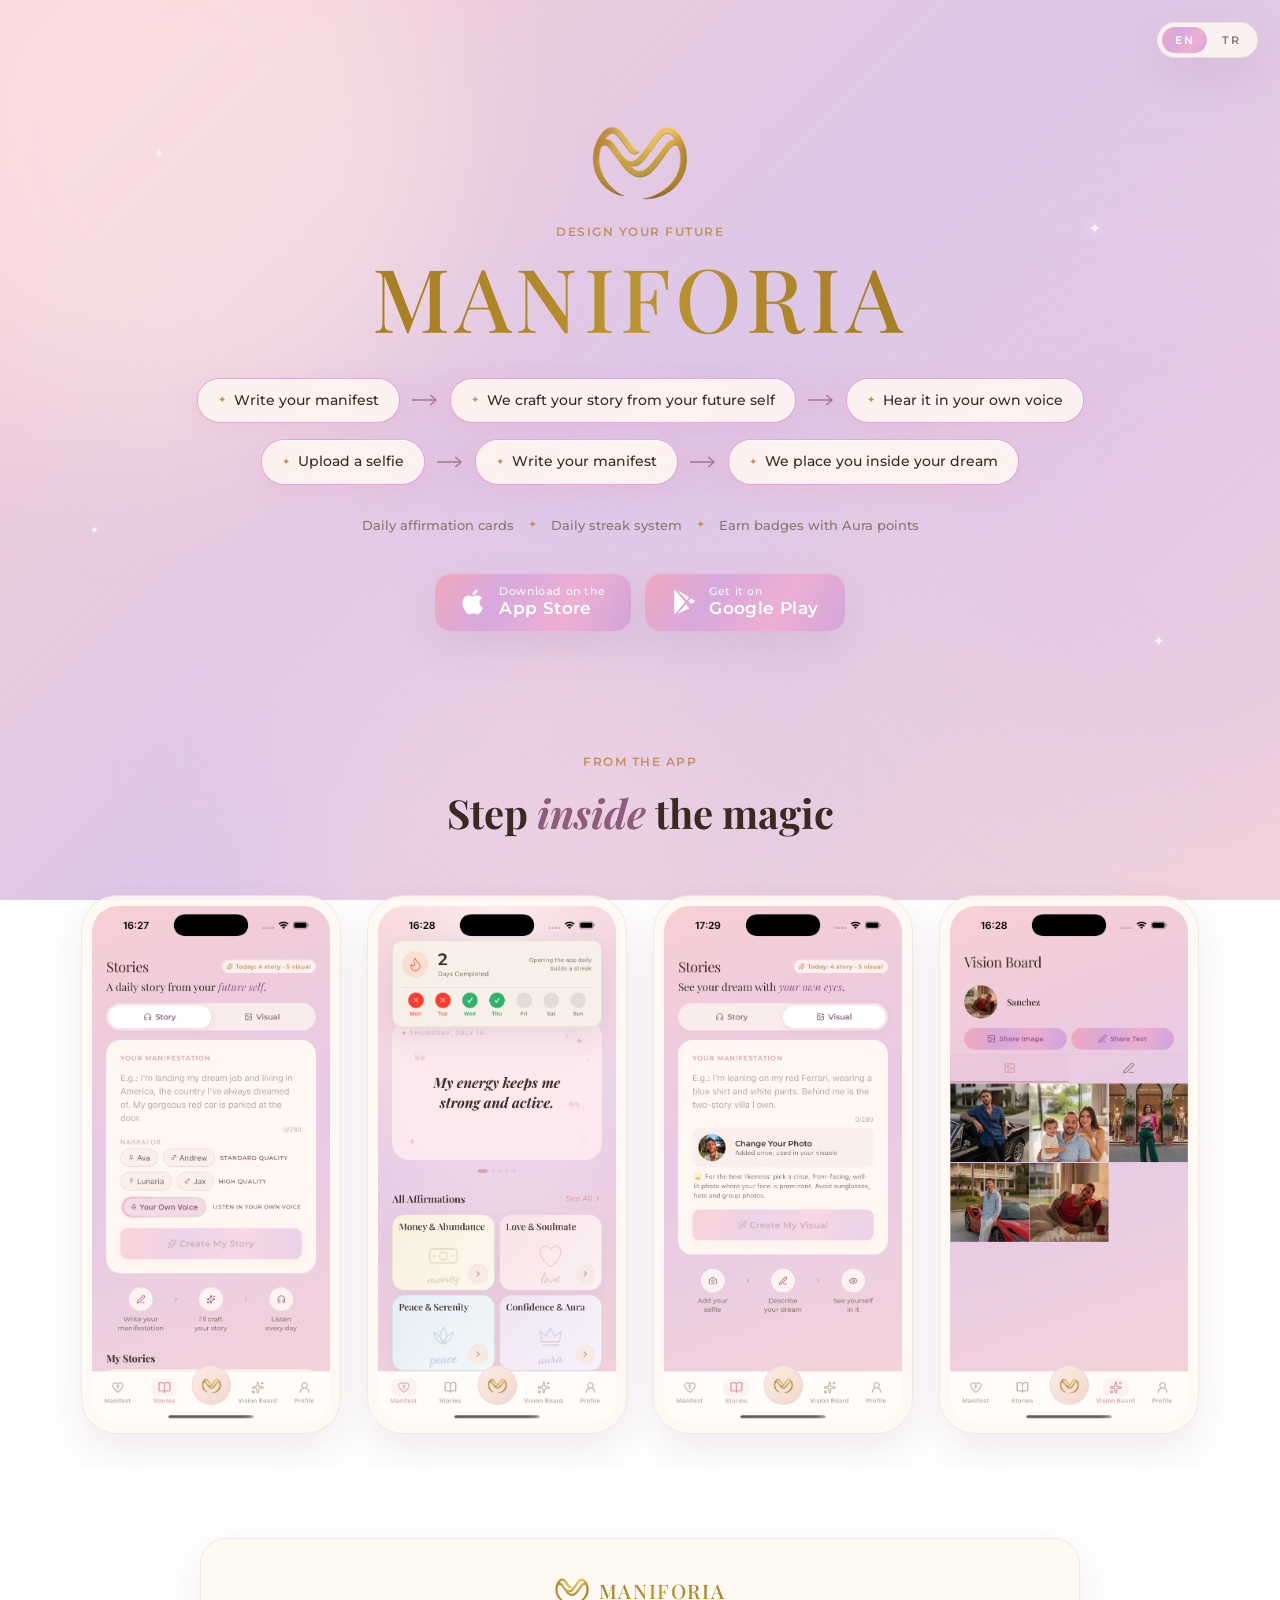
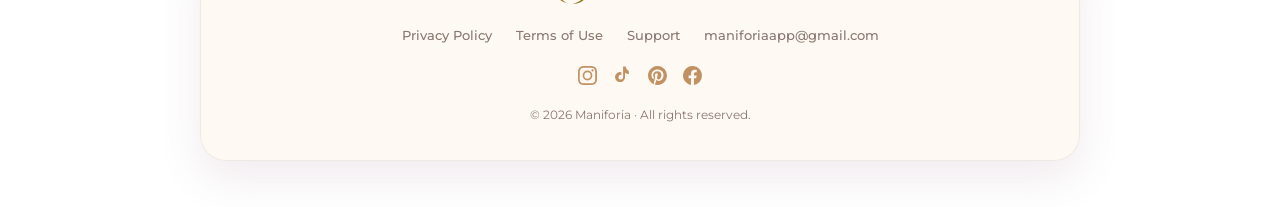
<file: index.html>
<!DOCTYPE html>
<html lang="tr">
<head>
  <meta charset="UTF-8">
  <meta name="viewport" content="width=device-width, initial-scale=1">

  <!-- SEO — i18n.js dil değişince title/description/og etiketlerini günceller -->
  <title>Maniforia — Manifestini yaz, hikayeni kendi sesinle dinle</title>
  <meta name="description" content="Maniforia: manifest ve olumlama uygulaması. Manifestini yaz, gelecekteki senden hikayeni oluşturalım, kendi sesinle dinle. Her gün olumlama kartları, seri sistemi ve Aura rozetleri.">
  <meta property="og:type" content="website">
  <meta property="og:site_name" content="Maniforia">
  <meta property="og:title" content="Maniforia — Manifestini yaz, hikayeni kendi sesinle dinle">
  <meta property="og:description" content="Manifest ve olumlama uygulaması. Manifestini yaz, gelecekteki senden hikayeni oluşturalım, kendi sesinle dinle.">
  <meta property="og:url" content="https://maniforia.com/">
  <!-- BURAYA: og:image görseli (1200×630 önerilir) -->
  <!-- <meta property="og:image" content="https://maniforia.com/og-image.png"> -->

  <link rel="preconnect" href="https://fonts.googleapis.com">
  <link rel="preconnect" href="https://fonts.gstatic.com" crossorigin>
  <link href="https://fonts.googleapis.com/css2?family=Playfair+Display:ital,wght@0,500;0,700;1,700&family=Montserrat:wght@400;500;600&display=swap" rel="stylesheet">

  <link rel="stylesheet" href="styles.css">
  <link rel="icon" href="favicon.png" type="image/png">
  <link rel="apple-touch-icon" href="apple-touch-icon.png">
</head>
<body data-page="index">

  <!-- Sabit zemin + büyülü ışık lekeleri -->
  <div class="backdrop" aria-hidden="true">
    <span class="glow glow-1"></span>
    <span class="glow glow-2"></span>
    <span class="glow glow-3"></span>
    <span class="spark spark-1">✦</span>
    <span class="spark spark-2">✦</span>
    <span class="spark spark-3">✦</span>
    <span class="spark spark-4">✦</span>
  </div>

  <!-- Dil anahtarı -->
  <div class="lang-switch" role="group" aria-label="Language">
    <button type="button" class="lang-btn" data-lang="en">EN</button>
    <button type="button" class="lang-btn" data-lang="tr">TR</button>
  </div>

  <main>
    <!-- ============================== HERO ============================== -->
    <section class="hero">
      <!-- Logo: logo.png (şeffaf) -->
      <img src="logo.png" alt="" class="hero-logo reveal" width="84" height="65">

      <p class="eyebrow reveal" data-i18n="hero.eyebrow">Manifest • Olumlama • Vizyon</p>

      <h1 class="wordmark reveal">MANIFORIA</h1>

      <div class="flows reveal">
        <!-- Akış 1 -->
        <div class="flow" role="list">
          <span class="chip" role="listitem" data-i18n="flow1.s1">Manifestini yaz</span>
          <svg class="flow-arrow" viewBox="0 0 28 12" aria-hidden="true"><path d="M0 6h25M20 1l6 5-6 5" fill="none" stroke="currentColor" stroke-width="1.4" stroke-linecap="round" stroke-linejoin="round"/></svg>
          <span class="chip" role="listitem" data-i18n="flow1.s2">Gelecekteki senden hikayeni oluşturalım</span>
          <svg class="flow-arrow" viewBox="0 0 28 12" aria-hidden="true"><path d="M0 6h25M20 1l6 5-6 5" fill="none" stroke="currentColor" stroke-width="1.4" stroke-linecap="round" stroke-linejoin="round"/></svg>
          <span class="chip" role="listitem" data-i18n="flow1.s3">Hikayeni kendi sesinle dinle</span>
        </div>
        <!-- Akış 2 -->
        <div class="flow" role="list">
          <span class="chip" role="listitem" data-i18n="flow2.s1">Selfie yükle</span>
          <svg class="flow-arrow" viewBox="0 0 28 12" aria-hidden="true"><path d="M0 6h25M20 1l6 5-6 5" fill="none" stroke="currentColor" stroke-width="1.4" stroke-linecap="round" stroke-linejoin="round"/></svg>
          <span class="chip" role="listitem" data-i18n="flow2.s2">Manifestini yaz</span>
          <svg class="flow-arrow" viewBox="0 0 28 12" aria-hidden="true"><path d="M0 6h25M20 1l6 5-6 5" fill="none" stroke="currentColor" stroke-width="1.4" stroke-linecap="round" stroke-linejoin="round"/></svg>
          <span class="chip" role="listitem" data-i18n="flow2.s3">Seni hayalinin içine koyalım</span>
        </div>
      </div>

      <p class="feature-strip reveal">
        <span data-i18n="features.f1">Her gün olumlama kartları</span>
        <span class="sep" aria-hidden="true">✦</span>
        <span data-i18n="features.f2">Günlük Seri Sistemi</span>
        <span class="sep" aria-hidden="true">✦</span>
        <span data-i18n="features.f3">Aura puanlarıyla rozetler kazan</span>
      </p>

      <!-- Mağaza rozetleri: şimdilik tıklanamaz (span) — linkler hazır olunca <a href="..."> yapılabilir -->
      <div class="store-buttons reveal">
        <span class="appstore" role="img" aria-label="App Store">
          <span class="appstore-placeholder">
            <svg viewBox="0 0 24 24" aria-hidden="true" class="apple-mark"><path fill="currentColor" d="M17.05 12.54c-.03-2.9 2.37-4.29 2.48-4.36-1.35-1.98-3.46-2.25-4.21-2.28-1.79-.18-3.5 1.05-4.4 1.05-.9 0-2.31-1.02-3.8-1-1.95.03-3.75 1.14-4.75 2.88-2.03 3.52-.52 8.73 1.46 11.59.97 1.4 2.12 2.97 3.63 2.91 1.46-.06 2.01-.94 3.77-.94 1.76 0 2.26.94 3.8.91 1.57-.03 2.57-1.42 3.53-2.83 1.11-1.62 1.57-3.19 1.6-3.27-.04-.02-3.07-1.18-3.11-4.66zM14.14 4.01c.8-.97 1.34-2.32 1.19-3.66-1.15.05-2.55.77-3.38 1.74-.74.86-1.39 2.23-1.22 3.55 1.29.1 2.6-.65 3.41-1.63z"/></svg>
            <span class="appstore-text">
              <small data-i18n="appstore.small">App Store'dan</small>
              <strong data-i18n="appstore.big">İndir</strong>
            </span>
          </span>
        </span>
        <span class="appstore" role="img" aria-label="Google Play">
          <span class="appstore-placeholder">
            <svg viewBox="0 0 24 24" aria-hidden="true" class="apple-mark"><path fill="currentColor" d="M3.6.8 13.1 12 3.6 23.2c-.4-.3-.6-.8-.6-1.4V2.2c0-.6.2-1.1.6-1.4zm11 9.6L5.9 1.2l10.9 6.3-2.2 2.9zm3.9-1.9 2.7 1.6c1.1.6 1.1 1.6 0 2.2l-2.7 1.6-2.5-3 2.5-2.4zm-3.9 6.6 2.2 2.9L5.9 22.8l8.7-9.2 0 1.5z"/></svg>
            <span class="appstore-text">
              <small data-i18n="googleplay.small">Google Play'den</small>
              <strong data-i18n="googleplay.big">İndir</strong>
            </span>
          </span>
        </span>
      </div>
    </section>

    <!-- ============================ GALERİ ============================ -->
    <section class="gallery-section">
      <p class="eyebrow reveal" data-i18n="gallery.eyebrow">Uygulamadan</p>
      <h2 class="gallery-title reveal" data-i18n-html="gallery.title">Büyünün <em>içine</em> bak</h2>

      <!--
        BURAYA: ekran görüntüleri (1206×2622 px, tam çözünürlük PNG).
        Kalite kuralları:
        · src ve srcset AYNI orijinal dosyayı gösterir; "1206w" tanımı sayesinde
          tarayıcı 2x/3x ekranlara orijinali verir — asla upscale edilmez.
        · CSS yalnızca küçültür (max-width + height:auto), kırpma yok.
        · Dosya adlarını kendi dosyalarınızla değiştirin (screenshot-1.png ... screenshot-5.png).
        · 3 görsel yeterliyse fazladan .phone-card bloklarını silin.
      -->
      <div class="gallery reveal" role="list">
        <figure class="phone-card" role="listitem">
          <img src="screenshot-1.png" srcset="screenshot-1.png 1206w"
               sizes="(max-width: 640px) 68vw, 260px"
               width="1206" height="2622" loading="lazy" alt="Maniforia ekran görüntüsü 1">
        </figure>
        <figure class="phone-card" role="listitem">
          <img src="screenshot-2.png" srcset="screenshot-2.png 1206w"
               sizes="(max-width: 640px) 68vw, 260px"
               width="1206" height="2622" loading="lazy" alt="Maniforia ekran görüntüsü 2">
        </figure>
        <figure class="phone-card" role="listitem">
          <img src="screenshot-3.png" srcset="screenshot-3.png 1206w"
               sizes="(max-width: 640px) 68vw, 260px"
               width="1206" height="2622" loading="lazy" alt="Maniforia ekran görüntüsü 3">
        </figure>
        <figure class="phone-card" role="listitem">
          <img src="screenshot-4.png" srcset="screenshot-4.png 1206w"
               sizes="(max-width: 640px) 68vw, 260px"
               width="1206" height="2622" loading="lazy" alt="Maniforia ekran görüntüsü 4">
        </figure>
      </div>
    </section>
  </main>

  <!-- ============================ FOOTER ============================ -->
  <footer class="site-footer">
    <div class="footer-card">
      <div class="footer-brand">
        <!-- Logo (footer) -->
        <img src="logo.png" alt="" class="footer-logo" width="34" height="26">
        <span class="footer-wordmark">MANIFORIA</span>
      </div>

      <nav class="footer-links" aria-label="Footer">
        <a href="privacy.html" data-i18n="footer.privacy">Gizlilik Politikası</a>
        <a href="terms.html" data-i18n="footer.terms">Kullanım Koşulları</a>
        <a href="support.html" data-i18n="footer.support">Destek</a>
        <a href="mailto:maniforiaapp@gmail.com">maniforiaapp@gmail.com</a>
      </nav>

      <div class="socials">
        <a href="https://instagram.com/maniforiaapp" aria-label="Instagram" target="_blank" rel="noopener">
          <svg viewBox="0 0 24 24" aria-hidden="true"><path fill="currentColor" d="M12 2.2c3.2 0 3.6 0 4.8.07 1.17.05 1.8.25 2.23.41.56.22.96.48 1.38.9.42.42.68.82.9 1.38.16.42.36 1.06.41 2.23.06 1.27.07 1.65.07 4.85s-.01 3.58-.07 4.85c-.05 1.17-.25 1.8-.41 2.23-.22.56-.48.96-.9 1.38-.42.42-.82.68-1.38.9-.42.16-1.06.36-2.23.41-1.27.06-1.65.07-4.85.07s-3.58-.01-4.85-.07c-1.17-.05-1.8-.25-2.23-.41a3.7 3.7 0 0 1-1.38-.9 3.7 3.7 0 0 1-.9-1.38c-.16-.42-.36-1.06-.41-2.23C2.2 15.62 2.2 15.24 2.2 12s.01-3.58.07-4.85c.05-1.17.25-1.8.41-2.23.22-.56.48-.96.9-1.38.42-.42.82-.68 1.38-.9.42-.16 1.06-.36 2.23-.41C8.42 2.2 8.8 2.2 12 2.2m0-2.2C8.74 0 8.33.01 7.05.07 5.78.13 4.9.33 4.14.63c-.79.3-1.46.72-2.13 1.38A5.9 5.9 0 0 0 .63 4.14C.33 4.9.13 5.78.07 7.05.01 8.33 0 8.74 0 12s.01 3.67.07 4.95c.06 1.27.26 2.15.56 2.91.3.79.72 1.46 1.38 2.13a5.9 5.9 0 0 0 2.13 1.38c.76.3 1.64.5 2.91.56C8.33 23.99 8.74 24 12 24s3.67-.01 4.95-.07c1.27-.06 2.15-.26 2.91-.56a5.9 5.9 0 0 0 2.13-1.38 5.9 5.9 0 0 0 1.38-2.13c.3-.76.5-1.64.56-2.91.06-1.28.07-1.69.07-4.95s-.01-3.67-.07-4.95c-.06-1.27-.26-2.15-.56-2.91a5.9 5.9 0 0 0-1.38-2.13A5.9 5.9 0 0 0 19.86.63c-.76-.3-1.64-.5-2.91-.56C15.67.01 15.26 0 12 0zm0 5.84A6.16 6.16 0 1 0 18.16 12 6.16 6.16 0 0 0 12 5.84zm0 10.15A4 4 0 1 1 16 12a4 4 0 0 1-4 3.99zm7.85-10.4a1.44 1.44 0 1 1-1.44-1.44 1.44 1.44 0 0 1 1.44 1.44z"/></svg>
        </a>
        <a href="https://tiktok.com/@maniforiaapp" aria-label="TikTok" target="_blank" rel="noopener">
          <svg viewBox="0 0 24 24" aria-hidden="true"><path fill="currentColor" d="M19.32 5.56a5.1 5.1 0 0 1-3.09-3.9A5.4 5.4 0 0 1 16.14.5h-3.4v13.67a2.89 2.89 0 1 1-2.06-2.77V7.93a6.34 6.34 0 1 0 4.52 6.24V8.6a8.4 8.4 0 0 0 4.9 1.57V6.75a5 5 0 0 1-.78-.19z"/></svg>
        </a>
        <a href="https://pinterest.com/maniforiaapp" aria-label="Pinterest" target="_blank" rel="noopener">
          <svg viewBox="0 0 24 24" aria-hidden="true"><path fill="currentColor" d="M12 0a12 12 0 0 0-4.37 23.17c-.1-.94-.2-2.4.04-3.44.22-.93 1.4-5.94 1.4-5.94a4.3 4.3 0 0 1-.36-1.77c0-1.66.96-2.9 2.16-2.9 1.02 0 1.51.76 1.51 1.68 0 1.02-.65 2.55-.99 3.97-.28 1.19.6 2.16 1.77 2.16 2.12 0 3.75-2.24 3.75-5.47 0-2.86-2.06-4.86-5-4.86a5.17 5.17 0 0 0-5.39 5.18c0 1.03.4 2.13.89 2.73a.36.36 0 0 1 .08.34l-.33 1.36c-.05.22-.18.27-.4.16-1.5-.7-2.43-2.88-2.43-4.64 0-3.77 2.74-7.24 7.9-7.24 4.15 0 7.38 2.96 7.38 6.91 0 4.13-2.6 7.45-6.21 7.45-1.21 0-2.36-.63-2.75-1.37l-.75 2.85c-.27 1.04-1 2.35-1.49 3.15A12 12 0 1 0 12 0z"/></svg>
        </a>
        <a href="https://facebook.com/maniforiaapp" aria-label="Facebook" target="_blank" rel="noopener">
          <svg viewBox="0 0 24 24" aria-hidden="true"><path fill="currentColor" d="M24 12a12 12 0 1 0-13.88 11.85v-8.38H7.08V12h3.04V9.36c0-3 1.79-4.67 4.53-4.67 1.31 0 2.68.24 2.68.24v2.95h-1.51c-1.49 0-1.95.92-1.95 1.87V12h3.32l-.53 3.47h-2.79v8.38A12 12 0 0 0 24 12z"/></svg>
        </a>
      </div>

      <p class="copyright">© <span id="year"></span> Maniforia · <span data-i18n="footer.rights">Tüm hakları saklıdır.</span></p>
    </div>
  </footer>

  <script src="i18n.js"></script>
</body>
</html>
</file>
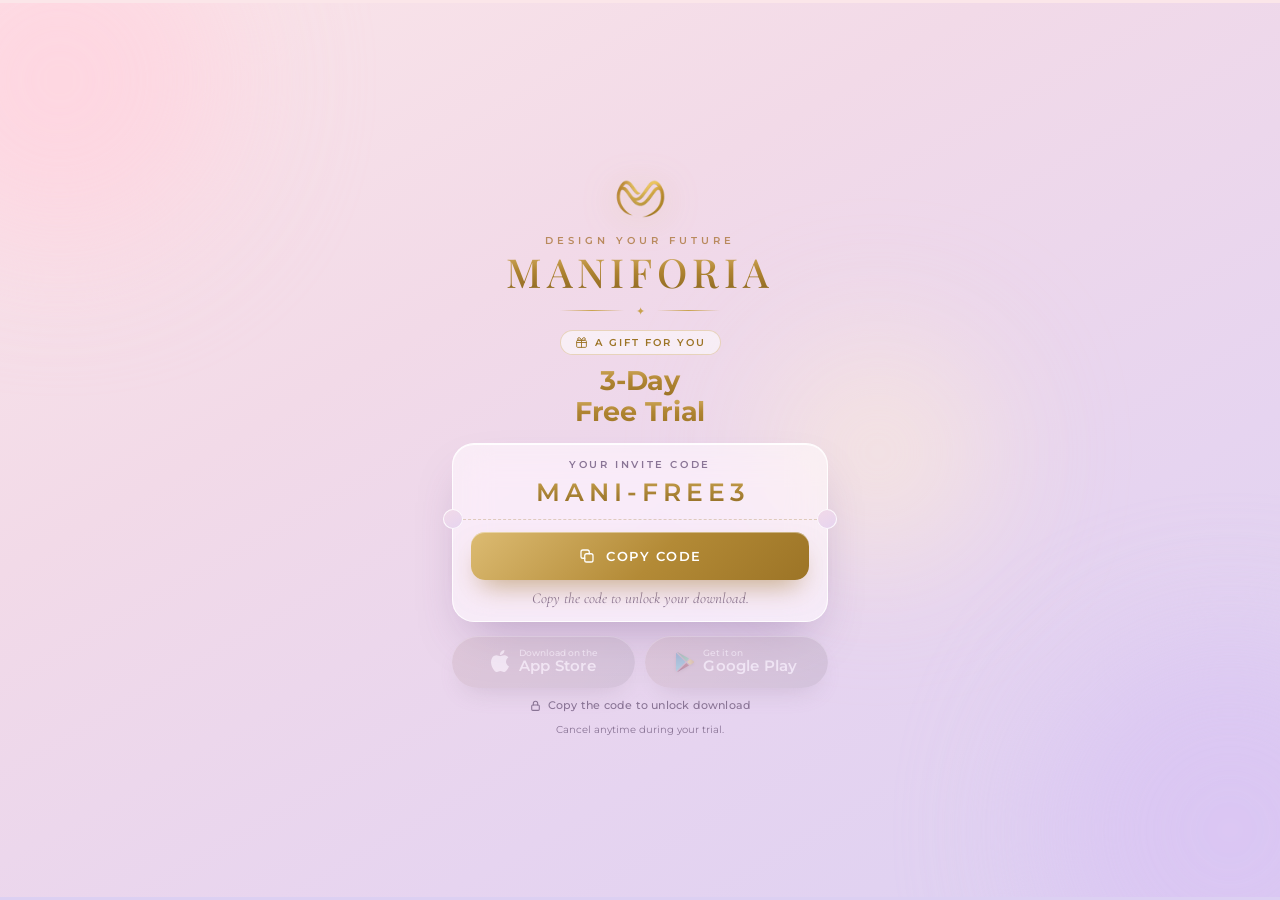
<file: get/index.html>
<!doctype html>
<html lang="tr">
<head>
<meta charset="utf-8">
<meta name="viewport" content="width=device-width, initial-scale=1, viewport-fit=cover">
<title>Maniforia — 3-Day Free Trial</title>
<meta name="description" content="Maniforia — Design your future. 3-day free trial on App Store and Google Play.">
<meta name="theme-color" content="#fbe6e9">
<meta name="color-scheme" content="light">
<link rel="preconnect" href="https://fonts.googleapis.com">
<link rel="preconnect" href="https://fonts.gstatic.com" crossorigin>
<link href="https://fonts.googleapis.com/css2?family=Playfair+Display:ital,wght@0,400;0,500;0,600;1,400;1,500&family=Montserrat:wght@400;500;600;700&family=Cormorant+Garamond:ital,wght@0,400;0,500;1,400;1,500&display=swap" rel="stylesheet">
<style>
  :root{
    --bg-1:#fbe6e9;
    --bg-2:#f2dae8;
    --bg-3:#e6d4f0;
    --bg-4:#dcd0f2;
    --plum:#3d2550;
    --plum-2:#5b3875;
    --ink:#4a3358;
    --muted:#8a7596;
    --gold-1:#9c7426;
    --gold-2:#c9a24e;
    --gold-3:#e8cf8e;
    --copper:#b98a5e;
    --pill-1:#eba9c8;
    --pill-2:#c9a6dc;
    --glass:rgba(255,255,255,0.52);
    --glass-line:rgba(255,255,255,0.85);
    --mint:#3f9a72;
  }
  *{box-sizing:border-box;margin:0;padding:0;-webkit-tap-highlight-color:transparent;}
  html{background:#fbe6e9;min-height:100%;}
  body{min-height:100%;}
  .edge{position:fixed;left:0;right:0;height:3px;z-index:9;pointer-events:none;}
  .edge.top{top:0;background:#fbe6e9;}
  .edge.bot{bottom:0;background:#dcd0f2;}
  body{
    font-family:'Montserrat',sans-serif;
    color:var(--ink);
    background:linear-gradient(150deg,var(--bg-1) 0%,var(--bg-2) 35%,var(--bg-3) 70%,var(--bg-4) 100%);
    background-attachment:fixed;
    min-height:100vh;
    min-height:100svh;
    overflow-x:hidden;
    position:relative;
  }
  /* soft light orbs */
  .orb{position:fixed;border-radius:50%;filter:blur(70px);pointer-events:none;z-index:0;}
  .orb.a{width:340px;height:340px;background:#ffd3df;top:-90px;left:-110px;opacity:.8;}
  .orb.b{width:380px;height:380px;background:#d9c3f3;bottom:-120px;right:-140px;opacity:.75;}
  .orb.c{width:220px;height:220px;background:#fff1d6;top:38%;left:60%;opacity:.55;}
  .sparkles{position:fixed;inset:0;pointer-events:none;z-index:0;}
  .sparkles span{position:absolute;color:var(--gold-2);opacity:0;animation:twinkle 5s ease-in-out infinite;font-size:10px;}
  @keyframes twinkle{0%,100%{opacity:0;transform:scale(.6);}50%{opacity:.75;transform:scale(1);}}

  main{
    position:relative;z-index:1;
    max-width:420px;margin:0 auto;
    min-height:100vh;min-height:100svh;
    padding:calc(18px + env(safe-area-inset-top)) 22px calc(14px + env(safe-area-inset-bottom));
    display:flex;flex-direction:column;align-items:center;justify-content:center;
  }

  /* brand block */
  .logo{width:60px;height:60px;object-fit:contain;filter:drop-shadow(0 6px 18px rgba(201,162,78,.35));animation:float 6s ease-in-out infinite;}
  @keyframes float{0%,100%{transform:translateY(0);}50%{transform:translateY(-5px);}}
  .tagline{margin-top:8px;font-size:9.5px;font-weight:600;letter-spacing:4px;color:var(--copper);}
  .wordmark{
    margin-top:6px;
    font-family:'Playfair Display',serif;font-weight:500;
    font-size:40px;letter-spacing:5px;line-height:1;
    background:linear-gradient(180deg,#d6b064 0%,#b08532 45%,#8f6a22 100%);
    -webkit-background-clip:text;background-clip:text;color:transparent;
  }
  .divider{display:flex;align-items:center;gap:12px;margin:12px 0 12px;width:160px;}
  .divider i{flex:1;height:1px;background:linear-gradient(90deg,transparent,var(--gold-2),transparent);}
  .divider b{color:var(--gold-2);font-size:11px;font-weight:400;}

  /* offer */
  .eyebrow{
    display:inline-flex;align-items:center;gap:7px;
    padding:5px 14px;border-radius:999px;
    background:rgba(255,255,255,.55);border:1px solid rgba(201,162,78,.35);
    font-size:9.5px;font-weight:600;letter-spacing:2px;text-transform:uppercase;color:var(--gold-1);
  }
  .eyebrow svg{width:13px;height:13px;}
  .headline{
    margin-top:10px;text-align:center;
    font-family:'Montserrat',sans-serif;font-weight:700;
    font-size:27px;line-height:1.15;letter-spacing:-.3px;
  }
  .headline span,.headline em{
    display:block;font-style:normal;font-weight:700;
    background:linear-gradient(180deg,#d6b064 0%,#b08532 50%,#9c7426 100%);
    -webkit-background-clip:text;background-clip:text;color:transparent;
  }

  /* ticket */
  .ticket{
    position:relative;width:100%;margin-top:16px;
    border-radius:22px;
    background:var(--glass);
    backdrop-filter:blur(18px) saturate(140%);-webkit-backdrop-filter:blur(18px) saturate(140%);
    border:1px solid var(--glass-line);
    box-shadow:0 24px 50px -18px rgba(91,56,117,.35),inset 0 1px 0 rgba(255,255,255,.9);
    padding:14px 18px 14px;
    text-align:center;
  }
  .ticket::before,.ticket::after{ /* side notches */
    content:"";position:absolute;top:65px;width:20px;height:20px;border-radius:50%;
    background:linear-gradient(150deg,var(--bg-2),var(--bg-3));
    box-shadow:inset 0 0 0 1px rgba(255,255,255,.85);
  }
  .ticket::before{left:-10px;}
  .ticket::after{right:-10px;}
  .ticket-label{font-size:10px;font-weight:600;letter-spacing:2.6px;text-transform:uppercase;color:var(--muted);}
  .code{
    margin-top:6px;
    font-family:'Montserrat',sans-serif;font-weight:600;
    font-size:25px;letter-spacing:5px;padding-left:5px;
    background:linear-gradient(180deg,#c9a24e,#8f6a22);
    -webkit-background-clip:text;background-clip:text;color:transparent;
    user-select:all;
  }
  .perf{margin:12px -18px 12px;border-top:1.5px dashed rgba(156,116,38,.28);}

  .copy-btn{
    position:relative;overflow:hidden;
    width:100%;height:48px;border:none;border-radius:14px;cursor:pointer;
    display:flex;align-items:center;justify-content:center;gap:10px;
    font-family:'Montserrat',sans-serif;font-weight:600;font-size:13px;letter-spacing:1.5px;text-transform:uppercase;
    color:#fff;
    background:linear-gradient(135deg,#dcbb72 0%,#b38a36 55%,#9c7426 100%);
    box-shadow:0 14px 28px -10px rgba(156,116,38,.6),inset 0 1px 0 rgba(255,255,255,.4);
    transition:transform .15s ease,background .4s ease,color .4s ease,box-shadow .4s ease;
  }
  .copy-btn:active{transform:scale(.98);}
  .copy-btn svg{width:18px;height:18px;flex-shrink:0;}
  .copy-btn::after{ /* shimmer */
    content:"";position:absolute;top:0;left:-60%;width:40%;height:100%;
    background:linear-gradient(100deg,transparent,rgba(255,255,255,.38),transparent);
    animation:shimmer 3.2s ease-in-out infinite;
  }
  @keyframes shimmer{0%{left:-60%;}55%,100%{left:130%;}}
  .copy-btn .ic-check{display:none;}
  .copied .copy-btn{
    color:var(--gold-1);
    background:rgba(255,255,255,.72);
    box-shadow:inset 0 0 0 1.5px rgba(201,162,78,.6),0 8px 20px -12px rgba(156,116,38,.4);
  }
  .copied .copy-btn::after{display:none;}
  .copied .copy-btn .ic-copy{display:none;}
  .copied .copy-btn .ic-check{display:block;}
  .ticket-note{margin-top:9px;font-family:'Cormorant Garamond',serif;font-style:italic;font-size:15px;color:var(--muted);}

  /* stores */
  .stores{
    width:100%;margin-top:14px;display:grid;gap:10px;grid-template-columns:1fr 1fr;
    transition:opacity .5s ease,filter .5s ease,transform .5s ease;
  }
  .store.dim{opacity:.4;filter:saturate(.35);box-shadow:none;}
  .unlocked .store.dim{animation:none;}
  .unlocked .store.dim::after{display:none;}
  .locked .stores{opacity:.42;filter:saturate(.4);pointer-events:none;}
  .store{
    position:relative;display:flex;align-items:center;justify-content:center;gap:10px;
    height:52px;border-radius:999px;gap:8px;text-decoration:none;color:#fff;
    background:linear-gradient(120deg,var(--pill-1) 0%,var(--pill-2) 100%);
    box-shadow:0 12px 26px -12px rgba(170,110,170,.7),inset 0 1px 0 rgba(255,255,255,.45);
    transition:transform .15s ease,box-shadow .3s ease;
  }
  .store:active{transform:scale(.97);}
  .store svg{width:20px;height:20px;flex-shrink:0;}
  .store svg.apple{width:22px;height:22px;margin-top:-3px;}
  .store svg.play{filter:drop-shadow(0 1px 1.5px rgba(80,40,90,.25));}
  .store .t{display:flex;flex-direction:column;align-items:flex-start;line-height:1.1;}
  .store small{font-size:8.5px;font-weight:500;opacity:.92;}
  .store strong{font-size:14.5px;font-weight:600;letter-spacing:.2px;}
  .unlocked .store{animation:pop .6s cubic-bezier(.2,1.4,.4,1) both;}
  .unlocked .store:nth-child(2){animation-delay:.08s;}
  @keyframes pop{0%{transform:scale(.94);}100%{transform:scale(1);}}
  .unlocked .store::after{
    content:"";position:absolute;inset:-3px;border-radius:999px;
    border:1.5px solid rgba(235,169,200,.7);animation:ring 1.8s ease-out 2;
  }
  @keyframes ring{0%{opacity:1;transform:scale(1);}100%{opacity:0;transform:scale(1.08);}}
  .hidden{display:none !important;}
  @media (max-height:640px){
    .logo{width:48px;height:48px;} .wordmark{font-size:34px;} .divider{display:none;}
    .headline{font-size:24px;margin-top:8px;} .ticket{margin-top:12px;padding:10px 16px;}
    .perf{margin:9px -16px;} .copy-btn{height:44px;} footer{display:none;}
    .eyebrow{margin-top:10px;} .ticket::before,.ticket::after{top:58px;}
  }

  .status{
    margin-top:10px;display:flex;align-items:center;gap:6px;
    font-size:11px;font-weight:500;color:var(--muted);letter-spacing:.2px;
  }
  .status svg{width:13px;height:13px;}
  .unlocked .status{color:var(--mint);}

  footer{margin-top:10px;text-align:center;font-size:10px;color:var(--muted);line-height:1.5;}
  footer a{color:var(--muted);}

</style>
</head>
<body class="locked">
  <div class="edge top"></div><div class="edge bot"></div>
  <div class="orb a"></div><div class="orb b"></div><div class="orb c"></div>
  <div class="sparkles" id="sparkles"></div>

  <main>
    <img class="logo" src="[data-uri]" alt="Maniforia">
    <div class="tagline" lang="en">DESIGN YOUR FUTURE</div>
    <h1 class="wordmark">MANIFORIA</h1>

    <div class="divider"><i></i><b>✦</b><i></i></div>

    <div class="eyebrow">
      <svg viewBox="0 0 24 24" fill="none" stroke="currentColor" stroke-width="1.7" stroke-linecap="round" stroke-linejoin="round"><rect x="3" y="8" width="18" height="13" rx="2"/><path d="M12 8v13M3 12h18M12 8S10.5 3 7.5 3a2.5 2.5 0 000 5H12zM12 8s1.5-5 4.5-5a2.5 2.5 0 010 5H12z"/></svg>
      <span data-i18n="eyebrow"></span>
    </div>
    <h2 class="headline"><span data-i18n="h1"></span><em data-i18n="h2"></em></h2>

    <section class="ticket">
      <div class="ticket-label" data-i18n="label"></div>
      <div class="code" id="code">MANI-FREE3</div>
      <div class="perf"></div>
      <button class="copy-btn" id="copyBtn" type="button">
        <svg class="ic-copy" viewBox="0 0 24 24" fill="none" stroke="currentColor" stroke-width="1.7" stroke-linecap="round" stroke-linejoin="round"><rect x="9" y="9" width="11" height="11" rx="2.5"/><path d="M15 9V6.5A2.5 2.5 0 0012.5 4h-6A2.5 2.5 0 004 6.5v6A2.5 2.5 0 006.5 15H9"/></svg>
        <svg class="ic-check" viewBox="0 0 24 24" fill="none" stroke="currentColor" stroke-width="2.2" stroke-linecap="round" stroke-linejoin="round"><path d="M5 12.5l4.5 4.5L19 7.5"/></svg>
        <span id="copyText"></span>
      </button>
      <div class="ticket-note" data-i18n="note"></div>
    </section>

    <div class="stores" id="stores">
      <a class="store" id="ios" href="#" rel="noopener">
        <svg class="apple" viewBox="0 0 24 24" fill="currentColor"><path d="M12.152 6.896c-.948 0-2.415-1.078-3.96-1.04-2.04.027-3.91 1.183-4.961 3.014-2.117 3.675-.546 9.103 1.519 12.09 1.013 1.454 2.208 3.09 3.792 3.039 1.52-.065 2.09-.987 3.935-.987 1.831 0 2.350.987 3.96.948 1.637-.026 2.676-1.48 3.676-2.948 1.156-1.688 1.636-3.325 1.662-3.415-.039-.013-3.182-1.221-3.22-4.857-.026-3.04 2.48-4.494 2.597-4.559-1.429-2.09-3.623-2.324-4.39-2.376-2-.156-3.675 1.09-4.61 1.09zM15.53 3.83c.843-1.012 1.4-2.427 1.245-3.830-1.207.052-2.662.805-3.532 1.818-.78.896-1.454 2.338-1.273 3.714 1.338.104 2.715-.688 3.559-1.701"/></svg>
        <span class="t"><small data-i18n="iosSmall"></small><strong data-i18n="iosBig"></strong></span>
      </a>
      <a class="store" id="android" href="#" rel="noopener">
        <svg class="play" viewBox="0 0 24 24"><defs>
<linearGradient id="gpB" x1="0" y1="0" x2="0" y2="1"><stop offset="0" stop-color="#00A0FF"/><stop offset="1" stop-color="#00E3FF"/></linearGradient>
<linearGradient id="gpG" x1="0" y1="0" x2="1" y2="1"><stop offset="0" stop-color="#32A071"/><stop offset="1" stop-color="#00F076"/></linearGradient>
<linearGradient id="gpY" x1="0" y1="0" x2="1" y2="0"><stop offset="0" stop-color="#FFE000"/><stop offset="1" stop-color="#FF9C00"/></linearGradient>
<linearGradient id="gpR" x1="1" y1="0" x2="0" y2="1"><stop offset="0" stop-color="#FF3A44"/><stop offset="1" stop-color="#C31162"/></linearGradient>
</defs>
<path fill="url(#gpB)" d="M1.337.924a1.486 1.486 0 0 0-.112.568v21.017c0 .217.045.419.124.6l11.155-11.087L1.337.924z"/>
<path fill="url(#gpG)" d="M13.544 10.989l3.258-3.238L3.45.195a1.466 1.466 0 0 0-.946-.179l11.04 10.973z"/>
<path fill="url(#gpY)" d="M22.018 13.298l-3.919 2.218-3.515-3.493 3.543-3.521 3.891 2.202a1.49 1.49 0 0 1 0 2.594z"/>
<path fill="url(#gpR)" d="M13.544 13.056l-11 10.933c.298.036.612-.016.906-.183l13.324-7.54-3.23-3.21z"/>
</svg>
        <span class="t"><small data-i18n="playSmall"></small><strong data-i18n="playBig"></strong></span>
      </a>
    </div>

    <div class="status">
      <svg class="ic-lock" viewBox="0 0 24 24" fill="none" stroke="currentColor" stroke-width="2" stroke-linecap="round" stroke-linejoin="round"><rect x="5" y="11" width="14" height="10" rx="2"/><path d="M8 11V8a4 4 0 018 0v3"/></svg>
      <svg class="ic-open hidden" viewBox="0 0 24 24" fill="none" stroke="currentColor" stroke-width="2" stroke-linecap="round" stroke-linejoin="round"><rect x="5" y="11" width="14" height="10" rx="2"/><path d="M8 11V8a4 4 0 017.5-2"/></svg>
      <span id="statusText"></span>
    </div>

    <footer>
      <div data-i18n="cancel"></div>
    </footer>
  </main>

<script>
(function(){
  // ---- config: gerçek mağaza linklerini buraya koy ----
  var LINKS = {
    tr:{ ios:"https://apps.apple.com/tr/app/maniforia-hayallerini-ya%C5%9Fa/id6763228591?l=tr",
         play:"https://play.google.com/store/apps/details?id=com.maniforia.app&hl=tr" },
    en:{ ios:"https://apps.apple.com/app/id6763228591",
         play:"https://play.google.com/store/apps/details?id=com.maniforia.app&hl=en" }
  };
  var CODE = "MANI-FREE3";

  var T = {
    tr:{
      eyebrow:"Sana Özel Hediye", h1:"3 Gün", h2:"Ücretsiz Deneme",
      label:"Davet Kodun", copy:"Kodu Kopyala", copied:"Kopyalandı",
      note:"Kodu kopyala, indirme kilidi açılsın.",
      noteDone:"Hediyen hazır. Şimdi uygulamayı indir.",
      iosSmall:"App Store'dan", iosBig:"İndirin",
      playSmall:"Google Play'den", playBig:"İndirin",
      locked:"İndirmek için önce kodu kopyala", unlocked:"Kilit açıldı · mağazaya geç",
      cancel:"Deneme süresince istediğin zaman iptal edebilirsin.", privacy:"Gizlilik",
      title:"Maniforia — 3 Gün Ücretsiz"
    },
    en:{
      eyebrow:"A Gift For You", h1:"3-Day", h2:"Free Trial",
      label:"Your Invite Code", copy:"Copy Code", copied:"Copied",
      note:"Copy the code to unlock your download.",
      noteDone:"Your gift is ready. Download the app now.",
      iosSmall:"Download on the", iosBig:"App Store",
      playSmall:"Get it on", playBig:"Google Play",
      locked:"Copy the code to unlock download", unlocked:"Unlocked · head to the store",
      cancel:"Cancel anytime during your trial.", privacy:"Privacy",
      title:"Maniforia — 3-Day Free Trial"
    }
  };

  var qs = new URLSearchParams(location.search);

  function detectLang(){
    var q = qs.get("lang"); if (q === "tr" || q === "en") return q;
    var langs = (navigator.languages && navigator.languages.length ? navigator.languages : [navigator.language || ""]);
    var tz = ""; try { tz = Intl.DateTimeFormat().resolvedOptions().timeZone || ""; } catch(e){}
    var trLang = langs.some(function(l){ return /^tr\b/i.test(l); });
    return (trLang || tz === "Europe/Istanbul") ? "tr" : "en";
  }
  function detectDevice(){
    var q = qs.get("device"); if (q === "ios" || q === "android" || q === "other") return q;
    var ua = navigator.userAgent || "";
    if (/android/i.test(ua)) return "android";
    if (/iPad|iPhone|iPod/.test(ua) || (navigator.platform === "MacIntel" && navigator.maxTouchPoints > 1)) return "ios";
    return "other";
  }

  var lang = detectLang(), device = detectDevice(), copied = false;
  var $ = function(id){ return document.getElementById(id); };

  function render(){
    var t = T[lang];
    document.documentElement.lang = lang;
    document.title = t.title;
    document.querySelectorAll("[data-i18n]").forEach(function(el){ el.textContent = t[el.getAttribute("data-i18n")]; });
    $("copyText").textContent = copied ? t.copied : t.copy;
    document.querySelector(".ticket-note").textContent = copied ? t.noteDone : t.note;
    $("statusText").textContent = copied ? t.unlocked : t.locked;
    document.querySelector(".ic-lock").classList.toggle("hidden", copied);
    document.querySelector(".ic-open").classList.toggle("hidden", !copied);

    $("ios").href = LINKS[lang].ios; $("android").href = LINKS[lang].play;
    // iOS -> App Store aktif, Android -> Google Play aktif, tanınmazsa ikisi de aktif
    $("ios").classList.toggle("dim", device === "android");
    $("android").classList.toggle("dim", device === "ios");

    document.body.classList.toggle("locked", !copied);
    document.body.classList.toggle("unlocked", copied);
    document.body.classList.toggle("copied", copied);

    document.querySelectorAll("[data-lang]").forEach(function(b){ b.classList.toggle("on", b.dataset.lang === lang); });
    document.querySelectorAll("[data-dev]").forEach(function(b){ b.classList.toggle("on", b.dataset.dev === device); });
  }

  function copyText(txt){
    if (navigator.clipboard && window.isSecureContext) {
      return navigator.clipboard.writeText(txt).catch(fallback);
    }
    return Promise.resolve(fallback());
    function fallback(){
      try {
        var ta = document.createElement("textarea");
        ta.value = txt; ta.setAttribute("readonly",""); ta.style.position="fixed"; ta.style.opacity="0";
        document.body.appendChild(ta); ta.select(); document.execCommand("copy"); document.body.removeChild(ta);
      } catch(e){}
    }
  }

  $("copyBtn").addEventListener("click", function(){
    copyText(CODE).then(function(){
      copied = true;
      try { if (navigator.vibrate) navigator.vibrate(25); } catch(e){}
      render();
    });
  });


  // sparkles
  var sp = $("sparkles");
  for (var i = 0; i < 18; i++) {
    var s = document.createElement("span"); s.textContent = "✦";
    s.style.left = (Math.random()*100) + "%"; s.style.top = (Math.random()*100) + "%";
    s.style.fontSize = (6 + Math.random()*8) + "px";
    s.style.animationDelay = (Math.random()*5) + "s";
    sp.appendChild(s);
  }

  render();
})();
</script>
</body>
</html>
</file>
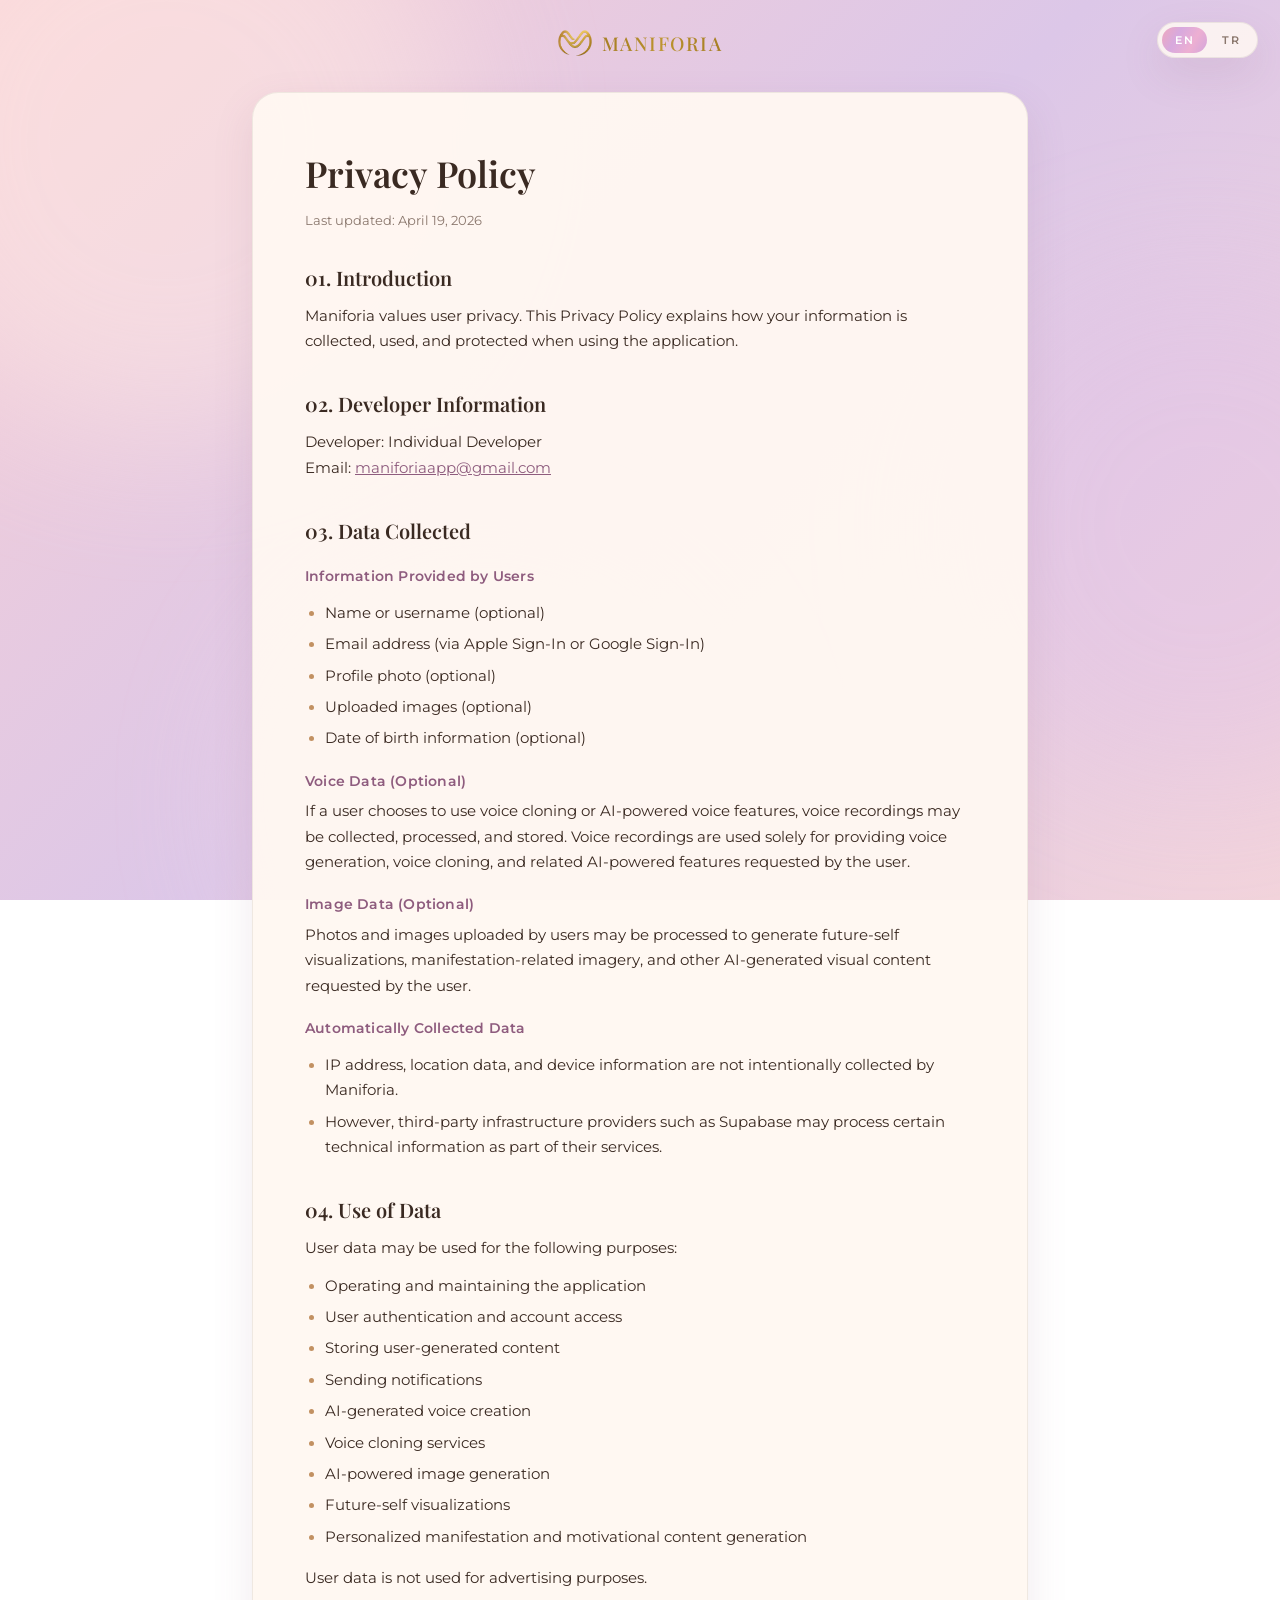
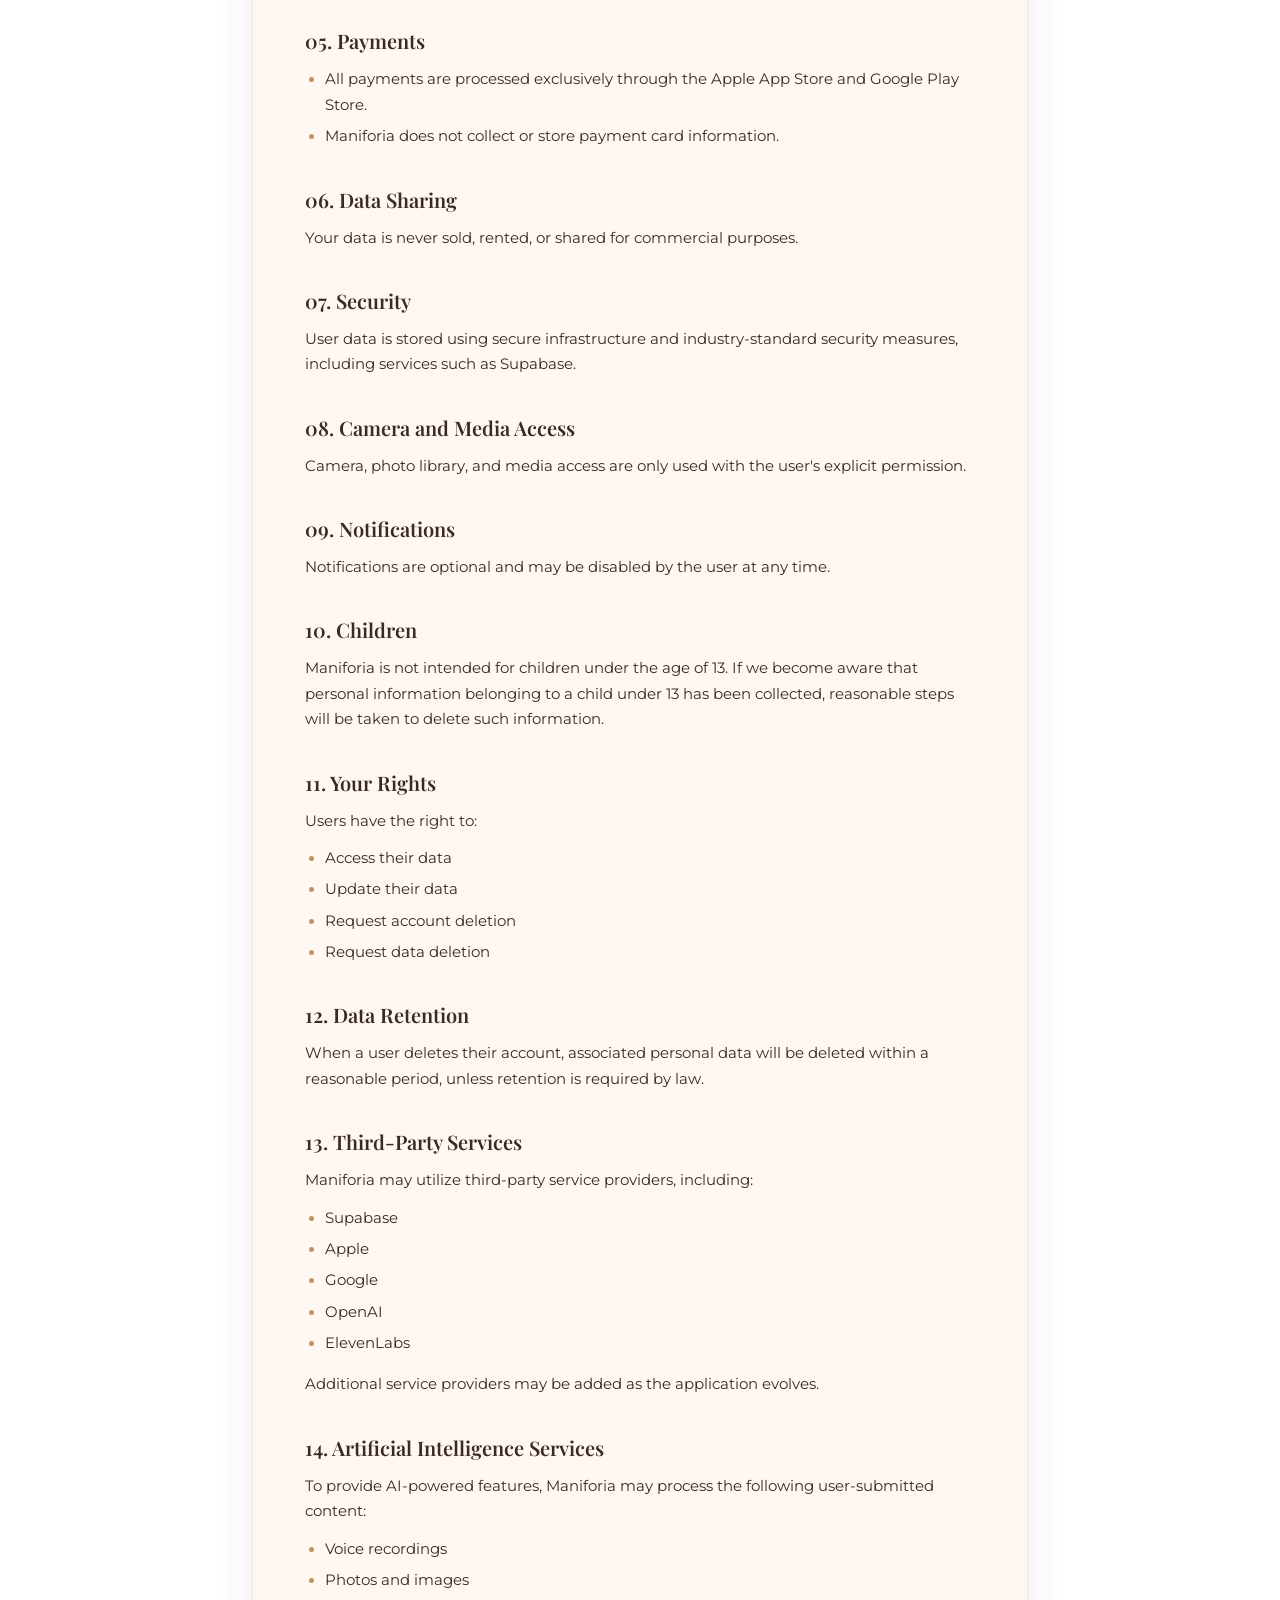
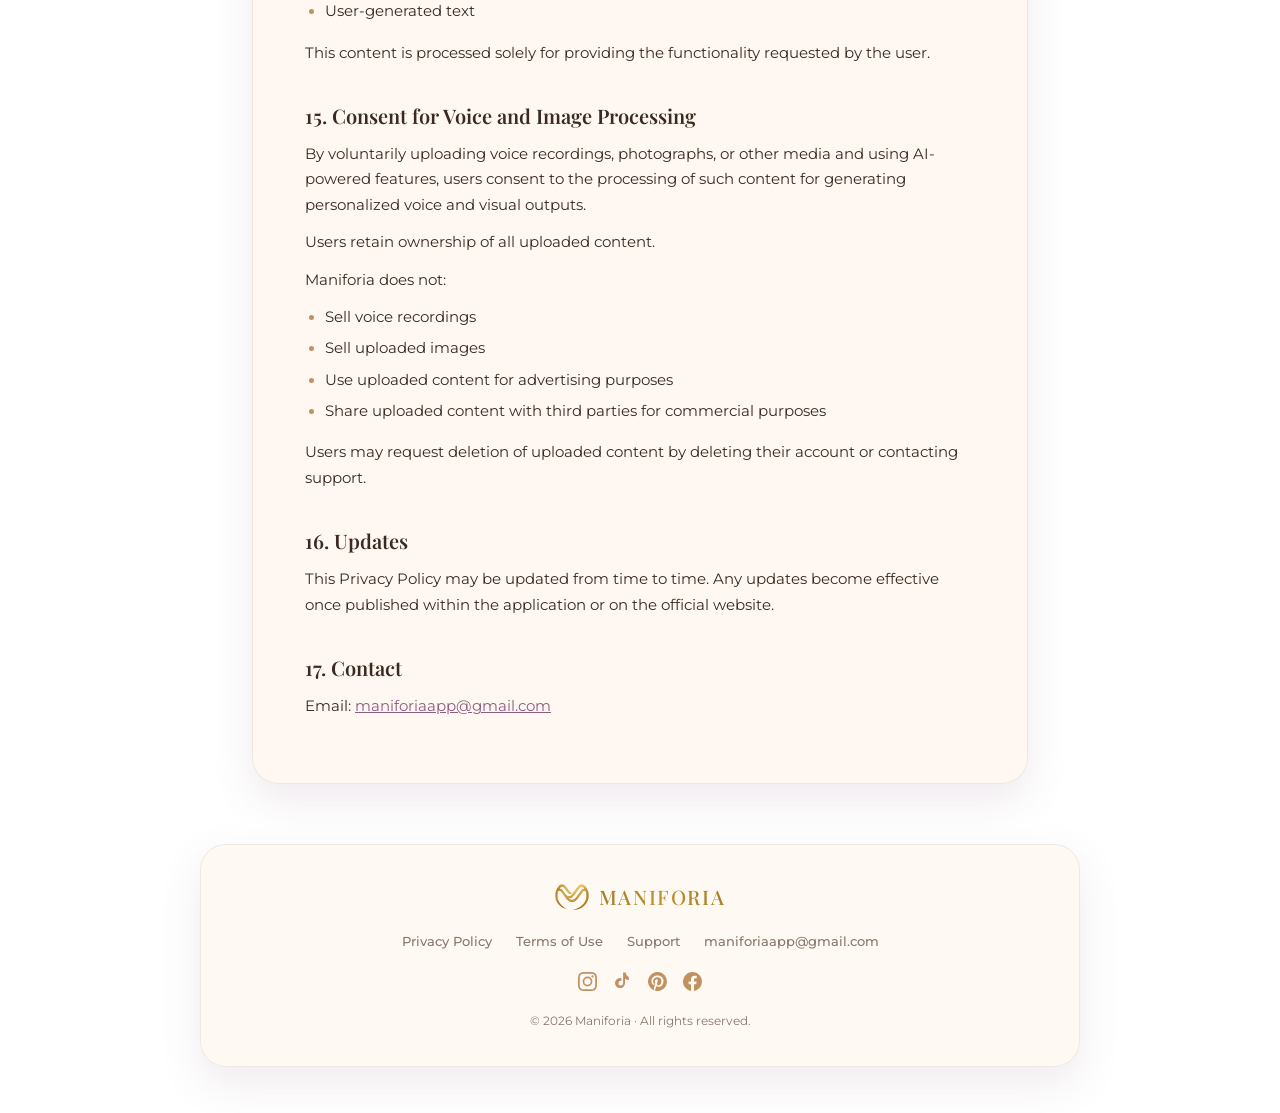
<file: privacy.html>
<!DOCTYPE html>
<html lang="tr">
<head>
  <meta charset="UTF-8">
  <meta name="viewport" content="width=device-width, initial-scale=1">
  <title>Gizlilik Politikası — Maniforia</title>
  <meta name="description" content="Maniforia gizlilik politikası.">
  <link rel="preconnect" href="https://fonts.googleapis.com">
  <link rel="preconnect" href="https://fonts.gstatic.com" crossorigin>
  <link href="https://fonts.googleapis.com/css2?family=Playfair+Display:ital,wght@0,500;0,700;1,700&family=Montserrat:wght@400;500;600&display=swap" rel="stylesheet">
  <link rel="icon" href="favicon.png" type="image/png">
  <link rel="apple-touch-icon" href="apple-touch-icon.png">
  <link rel="stylesheet" href="styles.css">
</head>
<body data-page="privacy">

  <div class="backdrop" aria-hidden="true">
    <span class="glow glow-1"></span>
    <span class="glow glow-2"></span>
    <span class="glow glow-3"></span>
  </div>

  <div class="lang-switch" role="group" aria-label="Language">
    <button type="button" class="lang-btn" data-lang="en">EN</button>
    <button type="button" class="lang-btn" data-lang="tr">TR</button>
  </div>

  <header class="page-header">
    <a href="index.html">
      <!-- Logo -->
      <img src="logo.png" alt="" class="header-logo" width="34" height="26">
      <span class="header-wordmark">MANIFORIA</span>
    </a>
  </header>

  <main class="legal-main">
    <article class="legal-card">
      <h1 data-i18n="legal.privacy.title">Gizlilik Politikası</h1>
      <p class="muted" data-lang-content="tr">Son güncelleme: 19 Nisan 2026</p>
      <p class="muted" data-lang-content="en" hidden>Last updated: April 19, 2026</p>

      <div data-lang-content="tr">
        <h2>01. Giriş</h2>
        <p>Maniforia, kullanıcı gizliliğine önem verir. Bu politika, uygulamayı kullanırken verilerinizin nasıl toplandığını ve kullanıldığını açıklar.</p>

        <h2>02. Geliştirici Bilgisi</h2>
        <p>Geliştirici: Bireysel<br>E-posta: <a href="mailto:maniforiaapp@gmail.com">maniforiaapp@gmail.com</a></p>

        <h2>03. Toplanan Veriler</h2>
        <p><strong>Kullanıcının Sağladığı Veriler</strong></p>
        <ul>
          <li>İsim veya kullanıcı adı (zorunlu değil)</li>
          <li>E-posta (Apple / Google ile giriş)</li>
          <li>Profil fotoğrafı (isteğe bağlı)</li>
          <li>Yüklenen görseller (isteğe bağlı)</li>
          <li>Doğum bilgileri (isteğe bağlı)</li>
        </ul>
        <p><strong>Ses Verileri (İsteğe Bağlı)</strong>Kullanıcı ses klonlama veya yapay zeka destekli ses özelliklerini kullanmayı tercih ederse, ses kayıtları toplanabilir, işlenebilir ve saklanabilir. Ses kayıtları yalnızca kullanıcının talep ettiği ses oluşturma, ses klonlama ve ilgili yapay zeka özelliklerini sağlamak amacıyla kullanılır.</p>
        <p><strong>Görsel Veriler (İsteğe Bağlı)</strong>Kullanıcı tarafından yüklenen fotoğraflar veya görseller, gelecekteki benlik görselleştirmeleri, manifestasyon görselleri ve kullanıcı tarafından talep edilen diğer yapay zeka destekli görsel üretim özelliklerini oluşturmak amacıyla işlenebilir.</p>
        <p><strong>Otomatik Toplanan Veriler</strong></p>
        <ul>
          <li>IP adresi, konum veya cihaz verisi bilinçli olarak toplanmaz.</li>
          <li>Ancak Supabase ve benzeri servisler teknik gereklilikler kapsamında bu verileri işleyebilir.</li>
        </ul>

        <h2>04. Verilerin Kullanımı</h2>
        <p>Veriler aşağıdaki amaçlarla kullanılabilir:</p>
        <ul>
          <li>Uygulamanın çalışmasını sağlamak</li>
          <li>Giriş sistemi işlemleri</li>
          <li>Kullanıcı içeriklerinin saklanması</li>
          <li>Bildirim gönderimi</li>
          <li>Yapay zeka destekli ses oluşturma</li>
          <li>Ses klonlama işlemleri</li>
          <li>Yapay zeka destekli görsel üretimi</li>
          <li>Gelecekteki benlik görselleştirmeleri</li>
          <li>Manifestasyon ve motivasyon amaçlı kişiselleştirilmiş içerik üretimi</li>
        </ul>
        <p>Veriler reklam amacıyla kullanılmaz.</p>

        <h2>05. Ödemeler</h2>
        <ul>
          <li>Ödemeler yalnızca App Store ve Google Play üzerinden gerçekleştirilir.</li>
          <li>Kredi kartı veya ödeme bilgileri Maniforia tarafından saklanmaz.</li>
        </ul>

        <h2>06. Veri Paylaşımı</h2>
        <p>Verileriniz satılmaz, kiralanmaz veya ticari amaçlarla paylaşılmaz.</p>

        <h2>07. Güvenlik</h2>
        <p>Veriler güvenli altyapılar üzerinde saklanır (örneğin Supabase).</p>

        <h2>08. Kamera ve Medya</h2>
        <p>Kamera, fotoğraf galerisi ve medya erişimi yalnızca kullanıcı izin verdiği takdirde kullanılır.</p>

        <h2>09. Bildirimler</h2>
        <p>Bildirimler isteğe bağlıdır ve kullanıcı tarafından devre dışı bırakılabilir.</p>

        <h2>10. Çocuklar</h2>
        <p>Maniforia, 13 yaşın altındaki çocuklara yönelik değildir. 13 yaşın altındaki bir kullanıcıya ait kişisel verilerin toplandığının tespit edilmesi halinde, söz konusu veriler makul süre içerisinde silinir.</p>

        <h2>11. Haklarınız</h2>
        <p>Kullanıcılar aşağıdaki haklara sahiptir:</p>
        <ul>
          <li>Verilerini görüntüleme</li>
          <li>Verilerini güncelleme</li>
          <li>Hesap silme talebinde bulunma</li>
          <li>Veri silme talebinde bulunma</li>
        </ul>

        <h2>12. Veri Saklama</h2>
        <p>Hesap silindiğinde, ilgili kullanıcı verileri makul süre içerisinde silinir.</p>

        <h2>13. Üçüncü Taraf Hizmetler</h2>
        <p>Maniforia aşağıdaki üçüncü taraf servislerden yararlanabilir:</p>
        <ul>
          <li>Supabase</li>
          <li>Apple</li>
          <li>Google</li>
          <li>OpenAI</li>
          <li>ElevenLabs</li>
        </ul>
        <p>Uygulama geliştikçe ek servis sağlayıcılar kullanılabilir.</p>

        <h2>14. Yapay Zeka Hizmetleri</h2>
        <p>Maniforia'nın yapay zeka özelliklerini sunabilmesi için kullanıcı tarafından sağlanan aşağıdaki içerikler işlenebilir:</p>
        <ul>
          <li>Ses kayıtları</li>
          <li>Fotoğraflar ve görseller</li>
          <li>Kullanıcı tarafından girilen metinler</li>
        </ul>
        <p>Bu içerikler yalnızca kullanıcının talep ettiği özellikleri sunmak amacıyla işlenir.</p>

        <h2>15. Ses ve Görsel İşleme Onayı</h2>
        <p>Kullanıcı, ses kayıtları veya görseller yükleyerek ve yapay zeka destekli özellikleri kullanarak, bu içeriklerin kişiselleştirilmiş ses ve görsel çıktılar oluşturulması amacıyla işlenmesini kabul etmiş sayılır.</p>
        <p>Kullanıcı, yüklediği içeriklerin mülkiyetini korumaya devam eder.</p>
        <p>Maniforia:</p>
        <ul>
          <li>Ses kayıtlarını satmaz</li>
          <li>Görselleri satmaz</li>
          <li>Reklam amacıyla kullanmaz</li>
          <li>Üçüncü taraflara ticari amaçlarla aktarmaz</li>
        </ul>
        <p>Kullanıcı, hesabını silerek veya destek ekibiyle iletişime geçerek içeriklerinin silinmesini talep edebilir.</p>

        <h2>16. Güncellemeler</h2>
        <p>Bu gizlilik politikası zaman zaman güncellenebilir. Güncellemeler uygulama veya web sitesi üzerinden yayınlandığı anda yürürlüğe girer.</p>

        <h2>17. İletişim</h2>
        <p>E-posta: <a href="mailto:maniforiaapp@gmail.com">maniforiaapp@gmail.com</a></p>
      </div>

      <div data-lang-content="en" hidden>
        <h2>01. Introduction</h2>
        <p>Maniforia values user privacy. This Privacy Policy explains how your information is collected, used, and protected when using the application.</p>

        <h2>02. Developer Information</h2>
        <p>Developer: Individual Developer<br>Email: <a href="mailto:maniforiaapp@gmail.com">maniforiaapp@gmail.com</a></p>

        <h2>03. Data Collected</h2>
        <p><strong>Information Provided by Users</strong></p>
        <ul>
          <li>Name or username (optional)</li>
          <li>Email address (via Apple Sign-In or Google Sign-In)</li>
          <li>Profile photo (optional)</li>
          <li>Uploaded images (optional)</li>
          <li>Date of birth information (optional)</li>
        </ul>
        <p><strong>Voice Data (Optional)</strong>If a user chooses to use voice cloning or AI-powered voice features, voice recordings may be collected, processed, and stored. Voice recordings are used solely for providing voice generation, voice cloning, and related AI-powered features requested by the user.</p>
        <p><strong>Image Data (Optional)</strong>Photos and images uploaded by users may be processed to generate future-self visualizations, manifestation-related imagery, and other AI-generated visual content requested by the user.</p>
        <p><strong>Automatically Collected Data</strong></p>
        <ul>
          <li>IP address, location data, and device information are not intentionally collected by Maniforia.</li>
          <li>However, third-party infrastructure providers such as Supabase may process certain technical information as part of their services.</li>
        </ul>

        <h2>04. Use of Data</h2>
        <p>User data may be used for the following purposes:</p>
        <ul>
          <li>Operating and maintaining the application</li>
          <li>User authentication and account access</li>
          <li>Storing user-generated content</li>
          <li>Sending notifications</li>
          <li>AI-generated voice creation</li>
          <li>Voice cloning services</li>
          <li>AI-powered image generation</li>
          <li>Future-self visualizations</li>
          <li>Personalized manifestation and motivational content generation</li>
        </ul>
        <p>User data is not used for advertising purposes.</p>

        <h2>05. Payments</h2>
        <ul>
          <li>All payments are processed exclusively through the Apple App Store and Google Play Store.</li>
          <li>Maniforia does not collect or store payment card information.</li>
        </ul>

        <h2>06. Data Sharing</h2>
        <p>Your data is never sold, rented, or shared for commercial purposes.</p>

        <h2>07. Security</h2>
        <p>User data is stored using secure infrastructure and industry-standard security measures, including services such as Supabase.</p>

        <h2>08. Camera and Media Access</h2>
        <p>Camera, photo library, and media access are only used with the user's explicit permission.</p>

        <h2>09. Notifications</h2>
        <p>Notifications are optional and may be disabled by the user at any time.</p>

        <h2>10. Children</h2>
        <p>Maniforia is not intended for children under the age of 13. If we become aware that personal information belonging to a child under 13 has been collected, reasonable steps will be taken to delete such information.</p>

        <h2>11. Your Rights</h2>
        <p>Users have the right to:</p>
        <ul>
          <li>Access their data</li>
          <li>Update their data</li>
          <li>Request account deletion</li>
          <li>Request data deletion</li>
        </ul>

        <h2>12. Data Retention</h2>
        <p>When a user deletes their account, associated personal data will be deleted within a reasonable period, unless retention is required by law.</p>

        <h2>13. Third-Party Services</h2>
        <p>Maniforia may utilize third-party service providers, including:</p>
        <ul>
          <li>Supabase</li>
          <li>Apple</li>
          <li>Google</li>
          <li>OpenAI</li>
          <li>ElevenLabs</li>
        </ul>
        <p>Additional service providers may be added as the application evolves.</p>

        <h2>14. Artificial Intelligence Services</h2>
        <p>To provide AI-powered features, Maniforia may process the following user-submitted content:</p>
        <ul>
          <li>Voice recordings</li>
          <li>Photos and images</li>
          <li>User-generated text</li>
        </ul>
        <p>This content is processed solely for providing the functionality requested by the user.</p>

        <h2>15. Consent for Voice and Image Processing</h2>
        <p>By voluntarily uploading voice recordings, photographs, or other media and using AI-powered features, users consent to the processing of such content for generating personalized voice and visual outputs.</p>
        <p>Users retain ownership of all uploaded content.</p>
        <p>Maniforia does not:</p>
        <ul>
          <li>Sell voice recordings</li>
          <li>Sell uploaded images</li>
          <li>Use uploaded content for advertising purposes</li>
          <li>Share uploaded content with third parties for commercial purposes</li>
        </ul>
        <p>Users may request deletion of uploaded content by deleting their account or contacting support.</p>

        <h2>16. Updates</h2>
        <p>This Privacy Policy may be updated from time to time. Any updates become effective once published within the application or on the official website.</p>

        <h2>17. Contact</h2>
        <p>Email: <a href="mailto:maniforiaapp@gmail.com">maniforiaapp@gmail.com</a></p>
      </div>
    </article>
  </main>

  <footer class="site-footer">
    <div class="footer-card">
      <div class="footer-brand">
        <img src="logo.png" alt="" class="footer-logo" width="34" height="26">
        <span class="footer-wordmark">MANIFORIA</span>
      </div>
      <nav class="footer-links" aria-label="Footer">
        <a href="privacy.html" data-i18n="footer.privacy">Gizlilik Politikası</a>
        <a href="terms.html" data-i18n="footer.terms">Kullanım Koşulları</a>
        <a href="support.html" data-i18n="footer.support">Destek</a>
        <a href="mailto:maniforiaapp@gmail.com">maniforiaapp@gmail.com</a>
      </nav>
      <div class="socials">
        <a href="https://instagram.com/maniforiaapp" aria-label="Instagram" target="_blank" rel="noopener">
          <svg viewBox="0 0 24 24" aria-hidden="true"><path fill="currentColor" d="M12 2.2c3.2 0 3.6 0 4.8.07 1.17.05 1.8.25 2.23.41.56.22.96.48 1.38.9.42.42.68.82.9 1.38.16.42.36 1.06.41 2.23.06 1.27.07 1.65.07 4.85s-.01 3.58-.07 4.85c-.05 1.17-.25 1.8-.41 2.23-.22.56-.48.96-.9 1.38-.42.42-.82.68-1.38.9-.42.16-1.06.36-2.23.41-1.27.06-1.65.07-4.85.07s-3.58-.01-4.85-.07c-1.17-.05-1.8-.25-2.23-.41a3.7 3.7 0 0 1-1.38-.9 3.7 3.7 0 0 1-.9-1.38c-.16-.42-.36-1.06-.41-2.23C2.2 15.62 2.2 15.24 2.2 12s.01-3.58.07-4.85c.05-1.17.25-1.8.41-2.23.22-.56.48-.96.9-1.38.42-.42.82-.68 1.38-.9.42-.16 1.06-.36 2.23-.41C8.42 2.2 8.8 2.2 12 2.2m0-2.2C8.74 0 8.33.01 7.05.07 5.78.13 4.9.33 4.14.63c-.79.3-1.46.72-2.13 1.38A5.9 5.9 0 0 0 .63 4.14C.33 4.9.13 5.78.07 7.05.01 8.33 0 8.74 0 12s.01 3.67.07 4.95c.06 1.27.26 2.15.56 2.91.3.79.72 1.46 1.38 2.13a5.9 5.9 0 0 0 2.13 1.38c.76.3 1.64.5 2.91.56C8.33 23.99 8.74 24 12 24s3.67-.01 4.95-.07c1.27-.06 2.15-.26 2.91-.56a5.9 5.9 0 0 0 2.13-1.38 5.9 5.9 0 0 0 1.38-2.13c.3-.76.5-1.64.56-2.91.06-1.28.07-1.69.07-4.95s-.01-3.67-.07-4.95c-.06-1.27-.26-2.15-.56-2.91a5.9 5.9 0 0 0-1.38-2.13A5.9 5.9 0 0 0 19.86.63c-.76-.3-1.64-.5-2.91-.56C15.67.01 15.26 0 12 0zm0 5.84A6.16 6.16 0 1 0 18.16 12 6.16 6.16 0 0 0 12 5.84zm0 10.15A4 4 0 1 1 16 12a4 4 0 0 1-4 3.99zm7.85-10.4a1.44 1.44 0 1 1-1.44-1.44 1.44 1.44 0 0 1 1.44 1.44z"/></svg>
        </a>
        <a href="https://tiktok.com/@maniforiaapp" aria-label="TikTok" target="_blank" rel="noopener">
          <svg viewBox="0 0 24 24" aria-hidden="true"><path fill="currentColor" d="M19.32 5.56a5.1 5.1 0 0 1-3.09-3.9A5.4 5.4 0 0 1 16.14.5h-3.4v13.67a2.89 2.89 0 1 1-2.06-2.77V7.93a6.34 6.34 0 1 0 4.52 6.24V8.6a8.4 8.4 0 0 0 4.9 1.57V6.75a5 5 0 0 1-.78-.19z"/></svg>
        </a>
        <a href="https://pinterest.com/maniforiaapp" aria-label="Pinterest" target="_blank" rel="noopener">
          <svg viewBox="0 0 24 24" aria-hidden="true"><path fill="currentColor" d="M12 0a12 12 0 0 0-4.37 23.17c-.1-.94-.2-2.4.04-3.44.22-.93 1.4-5.94 1.4-5.94a4.3 4.3 0 0 1-.36-1.77c0-1.66.96-2.9 2.16-2.9 1.02 0 1.51.76 1.51 1.68 0 1.02-.65 2.55-.99 3.97-.28 1.19.6 2.16 1.77 2.16 2.12 0 3.75-2.24 3.75-5.47 0-2.86-2.06-4.86-5-4.86a5.17 5.17 0 0 0-5.39 5.18c0 1.03.4 2.13.89 2.73a.36.36 0 0 1 .08.34l-.33 1.36c-.05.22-.18.27-.4.16-1.5-.7-2.43-2.88-2.43-4.64 0-3.77 2.74-7.24 7.9-7.24 4.15 0 7.38 2.96 7.38 6.91 0 4.13-2.6 7.45-6.21 7.45-1.21 0-2.36-.63-2.75-1.37l-.75 2.85c-.27 1.04-1 2.35-1.49 3.15A12 12 0 1 0 12 0z"/></svg>
        </a>
        <a href="https://facebook.com/maniforiaapp" aria-label="Facebook" target="_blank" rel="noopener">
          <svg viewBox="0 0 24 24" aria-hidden="true"><path fill="currentColor" d="M24 12a12 12 0 1 0-13.88 11.85v-8.38H7.08V12h3.04V9.36c0-3 1.79-4.67 4.53-4.67 1.31 0 2.68.24 2.68.24v2.95h-1.51c-1.49 0-1.95.92-1.95 1.87V12h3.32l-.53 3.47h-2.79v8.38A12 12 0 0 0 24 12z"/></svg>
        </a>
      </div>

      <p class="copyright">© <span id="year"></span> Maniforia · <span data-i18n="footer.rights">Tüm hakları saklıdır.</span></p>
    </div>
  </footer>

  <script src="i18n.js"></script>
</body>
</html>
</file>
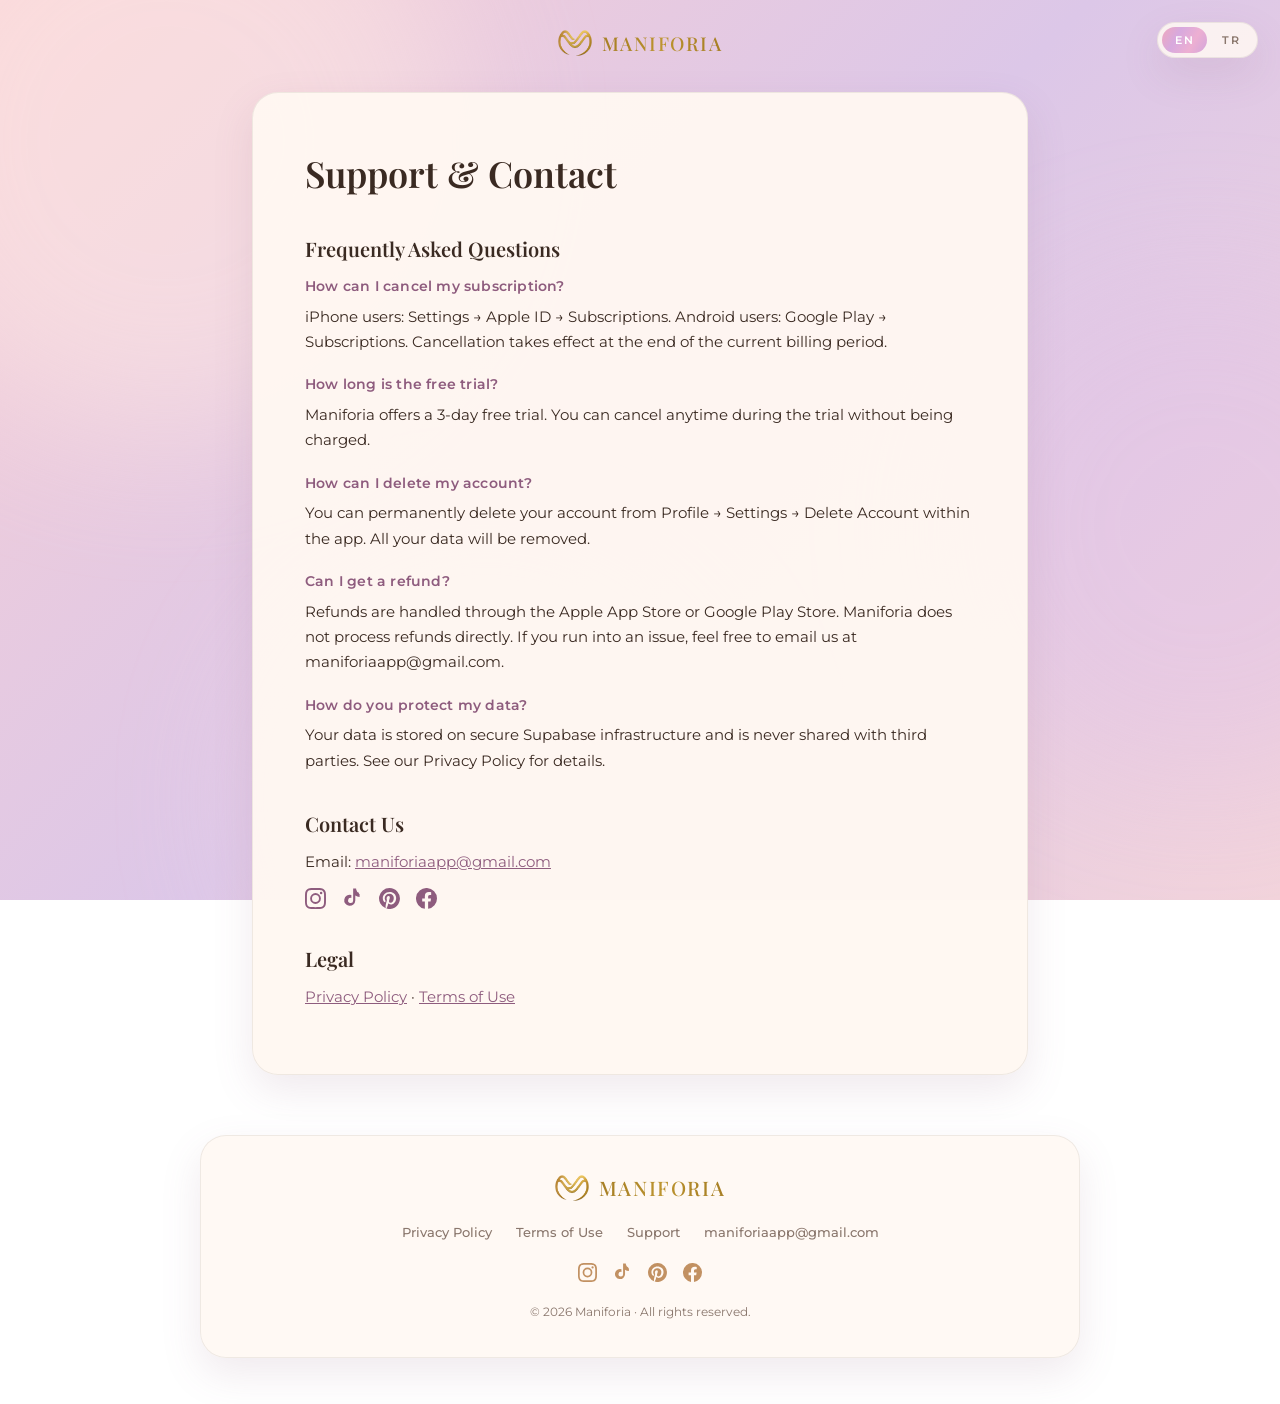
<file: support.html>
<!DOCTYPE html>
<html lang="tr">
<head>
  <meta charset="UTF-8">
  <meta name="viewport" content="width=device-width, initial-scale=1">
  <title>Destek & İletişim — Maniforia</title>
  <meta name="description" content="Maniforia destek ve iletişim.">
  <link rel="preconnect" href="https://fonts.googleapis.com">
  <link rel="preconnect" href="https://fonts.gstatic.com" crossorigin>
  <link href="https://fonts.googleapis.com/css2?family=Playfair+Display:ital,wght@0,500;0,700;1,700&family=Montserrat:wght@400;500;600&display=swap" rel="stylesheet">
  <link rel="icon" href="favicon.png" type="image/png">
  <link rel="apple-touch-icon" href="apple-touch-icon.png">
  <link rel="stylesheet" href="styles.css">
</head>
<body data-page="support">

  <div class="backdrop" aria-hidden="true">
    <span class="glow glow-1"></span>
    <span class="glow glow-2"></span>
    <span class="glow glow-3"></span>
  </div>

  <div class="lang-switch" role="group" aria-label="Language">
    <button type="button" class="lang-btn" data-lang="en">EN</button>
    <button type="button" class="lang-btn" data-lang="tr">TR</button>
  </div>

  <header class="page-header">
    <a href="index.html">
      <!-- Logo -->
      <img src="logo.png" alt="" class="header-logo" width="34" height="26">
      <span class="header-wordmark">MANIFORIA</span>
    </a>
  </header>

  <main class="legal-main">
    <article class="legal-card">
      <h1 data-i18n="legal.support.title">Destek & İletişim</h1>

      <div data-lang-content="tr">
        <h2>Sıkça Sorulan Sorular</h2>

        <p><strong>Aboneliğimi nasıl iptal edebilirim?</strong>iPhone kullanıcıları için: Ayarlar → Apple ID → Abonelikler. Android kullanıcıları için: Google Play → Abonelikler. İptal işlemi mevcut dönem sonunda geçerli olur.</p>

        <p><strong>Ücretsiz deneme süresi ne kadar?</strong>Maniforia 3 günlük ücretsiz deneme sunar. Deneme süresi içinde dilediğiniz zaman iptal edebilir, ücret ödemezsiniz.</p>

        <p><strong>Hesabımı nasıl silebilirim?</strong>Uygulama içindeki Profil → Ayarlar → Hesabı Sil seçeneğinden hesabınızı kalıcı olarak silebilirsiniz. Tüm verileriniz silinir.</p>

        <p><strong>İade alabilir miyim?</strong>İadeler Apple App Store veya Google Play Store üzerinden yönetilir. Maniforia doğrudan iade işlemi yapmaz. Sorun yaşarsanız maniforiaapp@gmail.com adresine yazabilirsiniz.</p>

        <p><strong>Verilerimi nasıl koruyorsunuz?</strong>Verileriniz güvenli Supabase altyapısında saklanır ve asla üçüncü taraflarla paylaşılmaz. Detaylar için Gizlilik Politikamızı inceleyebilirsiniz.</p>

        <h2>Bize Ulaşın</h2>
        <p>E-posta: <a href="mailto:maniforiaapp@gmail.com">maniforiaapp@gmail.com</a></p>
        <div class="socials legal-socials">
          <a href="https://instagram.com/maniforiaapp" aria-label="Instagram" target="_blank" rel="noopener"><svg viewBox="0 0 24 24" aria-hidden="true"><path fill="currentColor" d="M12 2.2c3.2 0 3.6 0 4.8.07 1.17.05 1.8.25 2.23.41.56.22.96.48 1.38.9.42.42.68.82.9 1.38.16.42.36 1.06.41 2.23.06 1.27.07 1.65.07 4.85s-.01 3.58-.07 4.85c-.05 1.17-.25 1.8-.41 2.23-.22.56-.48.96-.9 1.38-.42.42-.82.68-1.38.9-.42.16-1.06.36-2.23.41-1.27.06-1.65.07-4.85.07s-3.58-.01-4.85-.07c-1.17-.05-1.8-.25-2.23-.41a3.7 3.7 0 0 1-1.38-.9 3.7 3.7 0 0 1-.9-1.38c-.16-.42-.36-1.06-.41-2.23C2.2 15.62 2.2 15.24 2.2 12s.01-3.58.07-4.85c.05-1.17.25-1.8.41-2.23.22-.56.48-.96.9-1.38.42-.42.82-.68 1.38-.9.42-.16 1.06-.36 2.23-.41C8.42 2.2 8.8 2.2 12 2.2m0-2.2C8.74 0 8.33.01 7.05.07 5.78.13 4.9.33 4.14.63c-.79.3-1.46.72-2.13 1.38A5.9 5.9 0 0 0 .63 4.14C.33 4.9.13 5.78.07 7.05.01 8.33 0 8.74 0 12s.01 3.67.07 4.95c.06 1.27.26 2.15.56 2.91.3.79.72 1.46 1.38 2.13a5.9 5.9 0 0 0 2.13 1.38c.76.3 1.64.5 2.91.56C8.33 23.99 8.74 24 12 24s3.67-.01 4.95-.07c1.27-.06 2.15-.26 2.91-.56a5.9 5.9 0 0 0 2.13-1.38 5.9 5.9 0 0 0 1.38-2.13c.3-.76.5-1.64.56-2.91.06-1.28.07-1.69.07-4.95s-.01-3.67-.07-4.95c-.06-1.27-.26-2.15-.56-2.91a5.9 5.9 0 0 0-1.38-2.13A5.9 5.9 0 0 0 19.86.63c-.76-.3-1.64-.5-2.91-.56C15.67.01 15.26 0 12 0zm0 5.84A6.16 6.16 0 1 0 18.16 12 6.16 6.16 0 0 0 12 5.84zm0 10.15A4 4 0 1 1 16 12a4 4 0 0 1-4 3.99zm7.85-10.4a1.44 1.44 0 1 1-1.44-1.44 1.44 1.44 0 0 1 1.44 1.44z"/></svg></a>
          <a href="https://tiktok.com/@maniforiaapp" aria-label="TikTok" target="_blank" rel="noopener"><svg viewBox="0 0 24 24" aria-hidden="true"><path fill="currentColor" d="M19.32 5.56a5.1 5.1 0 0 1-3.09-3.9A5.4 5.4 0 0 1 16.14.5h-3.4v13.67a2.89 2.89 0 1 1-2.06-2.77V7.93a6.34 6.34 0 1 0 4.52 6.24V8.6a8.4 8.4 0 0 0 4.9 1.57V6.75a5 5 0 0 1-.78-.19z"/></svg></a>
          <a href="https://pinterest.com/maniforiaapp" aria-label="Pinterest" target="_blank" rel="noopener"><svg viewBox="0 0 24 24" aria-hidden="true"><path fill="currentColor" d="M12 0a12 12 0 0 0-4.37 23.17c-.1-.94-.2-2.4.04-3.44.22-.93 1.4-5.94 1.4-5.94a4.3 4.3 0 0 1-.36-1.77c0-1.66.96-2.9 2.16-2.9 1.02 0 1.51.76 1.51 1.68 0 1.02-.65 2.55-.99 3.97-.28 1.19.6 2.16 1.77 2.16 2.12 0 3.75-2.24 3.75-5.47 0-2.86-2.06-4.86-5-4.86a5.17 5.17 0 0 0-5.39 5.18c0 1.03.4 2.13.89 2.73a.36.36 0 0 1 .08.34l-.33 1.36c-.05.22-.18.27-.4.16-1.5-.7-2.43-2.88-2.43-4.64 0-3.77 2.74-7.24 7.9-7.24 4.15 0 7.38 2.96 7.38 6.91 0 4.13-2.6 7.45-6.21 7.45-1.21 0-2.36-.63-2.75-1.37l-.75 2.85c-.27 1.04-1 2.35-1.49 3.15A12 12 0 1 0 12 0z"/></svg></a>
          <a href="https://facebook.com/maniforiaapp" aria-label="Facebook" target="_blank" rel="noopener"><svg viewBox="0 0 24 24" aria-hidden="true"><path fill="currentColor" d="M24 12a12 12 0 1 0-13.88 11.85v-8.38H7.08V12h3.04V9.36c0-3 1.79-4.67 4.53-4.67 1.31 0 2.68.24 2.68.24v2.95h-1.51c-1.49 0-1.95.92-1.95 1.87V12h3.32l-.53 3.47h-2.79v8.38A12 12 0 0 0 24 12z"/></svg></a>
        </div>

        <h2>Yasal</h2>
        <p><a href="privacy.html">Gizlilik Politikası</a> · <a href="terms.html">Kullanım Koşulları</a></p>
      </div>

      <div data-lang-content="en" hidden>
        <h2>Frequently Asked Questions</h2>

        <p><strong>How can I cancel my subscription?</strong>iPhone users: Settings → Apple ID → Subscriptions. Android users: Google Play → Subscriptions. Cancellation takes effect at the end of the current billing period.</p>

        <p><strong>How long is the free trial?</strong>Maniforia offers a 3-day free trial. You can cancel anytime during the trial without being charged.</p>

        <p><strong>How can I delete my account?</strong>You can permanently delete your account from Profile → Settings → Delete Account within the app. All your data will be removed.</p>

        <p><strong>Can I get a refund?</strong>Refunds are handled through the Apple App Store or Google Play Store. Maniforia does not process refunds directly. If you run into an issue, feel free to email us at maniforiaapp@gmail.com.</p>

        <p><strong>How do you protect my data?</strong>Your data is stored on secure Supabase infrastructure and is never shared with third parties. See our Privacy Policy for details.</p>

        <h2>Contact Us</h2>
        <p>Email: <a href="mailto:maniforiaapp@gmail.com">maniforiaapp@gmail.com</a></p>
        <div class="socials legal-socials">
          <a href="https://instagram.com/maniforiaapp" aria-label="Instagram" target="_blank" rel="noopener"><svg viewBox="0 0 24 24" aria-hidden="true"><path fill="currentColor" d="M12 2.2c3.2 0 3.6 0 4.8.07 1.17.05 1.8.25 2.23.41.56.22.96.48 1.38.9.42.42.68.82.9 1.38.16.42.36 1.06.41 2.23.06 1.27.07 1.65.07 4.85s-.01 3.58-.07 4.85c-.05 1.17-.25 1.8-.41 2.23-.22.56-.48.96-.9 1.38-.42.42-.82.68-1.38.9-.42.16-1.06.36-2.23.41-1.27.06-1.65.07-4.85.07s-3.58-.01-4.85-.07c-1.17-.05-1.8-.25-2.23-.41a3.7 3.7 0 0 1-1.38-.9 3.7 3.7 0 0 1-.9-1.38c-.16-.42-.36-1.06-.41-2.23C2.2 15.62 2.2 15.24 2.2 12s.01-3.58.07-4.85c.05-1.17.25-1.8.41-2.23.22-.56.48-.96.9-1.38.42-.42.82-.68 1.38-.9.42-.16 1.06-.36 2.23-.41C8.42 2.2 8.8 2.2 12 2.2m0-2.2C8.74 0 8.33.01 7.05.07 5.78.13 4.9.33 4.14.63c-.79.3-1.46.72-2.13 1.38A5.9 5.9 0 0 0 .63 4.14C.33 4.9.13 5.78.07 7.05.01 8.33 0 8.74 0 12s.01 3.67.07 4.95c.06 1.27.26 2.15.56 2.91.3.79.72 1.46 1.38 2.13a5.9 5.9 0 0 0 2.13 1.38c.76.3 1.64.5 2.91.56C8.33 23.99 8.74 24 12 24s3.67-.01 4.95-.07c1.27-.06 2.15-.26 2.91-.56a5.9 5.9 0 0 0 2.13-1.38 5.9 5.9 0 0 0 1.38-2.13c.3-.76.5-1.64.56-2.91.06-1.28.07-1.69.07-4.95s-.01-3.67-.07-4.95c-.06-1.27-.26-2.15-.56-2.91a5.9 5.9 0 0 0-1.38-2.13A5.9 5.9 0 0 0 19.86.63c-.76-.3-1.64-.5-2.91-.56C15.67.01 15.26 0 12 0zm0 5.84A6.16 6.16 0 1 0 18.16 12 6.16 6.16 0 0 0 12 5.84zm0 10.15A4 4 0 1 1 16 12a4 4 0 0 1-4 3.99zm7.85-10.4a1.44 1.44 0 1 1-1.44-1.44 1.44 1.44 0 0 1 1.44 1.44z"/></svg></a>
          <a href="https://tiktok.com/@maniforiaapp" aria-label="TikTok" target="_blank" rel="noopener"><svg viewBox="0 0 24 24" aria-hidden="true"><path fill="currentColor" d="M19.32 5.56a5.1 5.1 0 0 1-3.09-3.9A5.4 5.4 0 0 1 16.14.5h-3.4v13.67a2.89 2.89 0 1 1-2.06-2.77V7.93a6.34 6.34 0 1 0 4.52 6.24V8.6a8.4 8.4 0 0 0 4.9 1.57V6.75a5 5 0 0 1-.78-.19z"/></svg></a>
          <a href="https://pinterest.com/maniforiaapp" aria-label="Pinterest" target="_blank" rel="noopener"><svg viewBox="0 0 24 24" aria-hidden="true"><path fill="currentColor" d="M12 0a12 12 0 0 0-4.37 23.17c-.1-.94-.2-2.4.04-3.44.22-.93 1.4-5.94 1.4-5.94a4.3 4.3 0 0 1-.36-1.77c0-1.66.96-2.9 2.16-2.9 1.02 0 1.51.76 1.51 1.68 0 1.02-.65 2.55-.99 3.97-.28 1.19.6 2.16 1.77 2.16 2.12 0 3.75-2.24 3.75-5.47 0-2.86-2.06-4.86-5-4.86a5.17 5.17 0 0 0-5.39 5.18c0 1.03.4 2.13.89 2.73a.36.36 0 0 1 .08.34l-.33 1.36c-.05.22-.18.27-.4.16-1.5-.7-2.43-2.88-2.43-4.64 0-3.77 2.74-7.24 7.9-7.24 4.15 0 7.38 2.96 7.38 6.91 0 4.13-2.6 7.45-6.21 7.45-1.21 0-2.36-.63-2.75-1.37l-.75 2.85c-.27 1.04-1 2.35-1.49 3.15A12 12 0 1 0 12 0z"/></svg></a>
          <a href="https://facebook.com/maniforiaapp" aria-label="Facebook" target="_blank" rel="noopener"><svg viewBox="0 0 24 24" aria-hidden="true"><path fill="currentColor" d="M24 12a12 12 0 1 0-13.88 11.85v-8.38H7.08V12h3.04V9.36c0-3 1.79-4.67 4.53-4.67 1.31 0 2.68.24 2.68.24v2.95h-1.51c-1.49 0-1.95.92-1.95 1.87V12h3.32l-.53 3.47h-2.79v8.38A12 12 0 0 0 24 12z"/></svg></a>
        </div>

        <h2>Legal</h2>
        <p><a href="privacy.html">Privacy Policy</a> · <a href="terms.html">Terms of Use</a></p>
      </div>
    </article>
  </main>

  <footer class="site-footer">
    <div class="footer-card">
      <div class="footer-brand">
        <img src="logo.png" alt="" class="footer-logo" width="34" height="26">
        <span class="footer-wordmark">MANIFORIA</span>
      </div>
      <nav class="footer-links" aria-label="Footer">
        <a href="privacy.html" data-i18n="footer.privacy">Gizlilik Politikası</a>
        <a href="terms.html" data-i18n="footer.terms">Kullanım Koşulları</a>
        <a href="support.html" data-i18n="footer.support">Destek</a>
        <a href="mailto:maniforiaapp@gmail.com">maniforiaapp@gmail.com</a>
      </nav>
      <div class="socials">
        <a href="https://instagram.com/maniforiaapp" aria-label="Instagram" target="_blank" rel="noopener">
          <svg viewBox="0 0 24 24" aria-hidden="true"><path fill="currentColor" d="M12 2.2c3.2 0 3.6 0 4.8.07 1.17.05 1.8.25 2.23.41.56.22.96.48 1.38.9.42.42.68.82.9 1.38.16.42.36 1.06.41 2.23.06 1.27.07 1.65.07 4.85s-.01 3.58-.07 4.85c-.05 1.17-.25 1.8-.41 2.23-.22.56-.48.96-.9 1.38-.42.42-.82.68-1.38.9-.42.16-1.06.36-2.23.41-1.27.06-1.65.07-4.85.07s-3.58-.01-4.85-.07c-1.17-.05-1.8-.25-2.23-.41a3.7 3.7 0 0 1-1.38-.9 3.7 3.7 0 0 1-.9-1.38c-.16-.42-.36-1.06-.41-2.23C2.2 15.62 2.2 15.24 2.2 12s.01-3.58.07-4.85c.05-1.17.25-1.8.41-2.23.22-.56.48-.96.9-1.38.42-.42.82-.68 1.38-.9.42-.16 1.06-.36 2.23-.41C8.42 2.2 8.8 2.2 12 2.2m0-2.2C8.74 0 8.33.01 7.05.07 5.78.13 4.9.33 4.14.63c-.79.3-1.46.72-2.13 1.38A5.9 5.9 0 0 0 .63 4.14C.33 4.9.13 5.78.07 7.05.01 8.33 0 8.74 0 12s.01 3.67.07 4.95c.06 1.27.26 2.15.56 2.91.3.79.72 1.46 1.38 2.13a5.9 5.9 0 0 0 2.13 1.38c.76.3 1.64.5 2.91.56C8.33 23.99 8.74 24 12 24s3.67-.01 4.95-.07c1.27-.06 2.15-.26 2.91-.56a5.9 5.9 0 0 0 2.13-1.38 5.9 5.9 0 0 0 1.38-2.13c.3-.76.5-1.64.56-2.91.06-1.28.07-1.69.07-4.95s-.01-3.67-.07-4.95c-.06-1.27-.26-2.15-.56-2.91a5.9 5.9 0 0 0-1.38-2.13A5.9 5.9 0 0 0 19.86.63c-.76-.3-1.64-.5-2.91-.56C15.67.01 15.26 0 12 0zm0 5.84A6.16 6.16 0 1 0 18.16 12 6.16 6.16 0 0 0 12 5.84zm0 10.15A4 4 0 1 1 16 12a4 4 0 0 1-4 3.99zm7.85-10.4a1.44 1.44 0 1 1-1.44-1.44 1.44 1.44 0 0 1 1.44 1.44z"/></svg>
        </a>
        <a href="https://tiktok.com/@maniforiaapp" aria-label="TikTok" target="_blank" rel="noopener">
          <svg viewBox="0 0 24 24" aria-hidden="true"><path fill="currentColor" d="M19.32 5.56a5.1 5.1 0 0 1-3.09-3.9A5.4 5.4 0 0 1 16.14.5h-3.4v13.67a2.89 2.89 0 1 1-2.06-2.77V7.93a6.34 6.34 0 1 0 4.52 6.24V8.6a8.4 8.4 0 0 0 4.9 1.57V6.75a5 5 0 0 1-.78-.19z"/></svg>
        </a>
        <a href="https://pinterest.com/maniforiaapp" aria-label="Pinterest" target="_blank" rel="noopener">
          <svg viewBox="0 0 24 24" aria-hidden="true"><path fill="currentColor" d="M12 0a12 12 0 0 0-4.37 23.17c-.1-.94-.2-2.4.04-3.44.22-.93 1.4-5.94 1.4-5.94a4.3 4.3 0 0 1-.36-1.77c0-1.66.96-2.9 2.16-2.9 1.02 0 1.51.76 1.51 1.68 0 1.02-.65 2.55-.99 3.97-.28 1.19.6 2.16 1.77 2.16 2.12 0 3.75-2.24 3.75-5.47 0-2.86-2.06-4.86-5-4.86a5.17 5.17 0 0 0-5.39 5.18c0 1.03.4 2.13.89 2.73a.36.36 0 0 1 .08.34l-.33 1.36c-.05.22-.18.27-.4.16-1.5-.7-2.43-2.88-2.43-4.64 0-3.77 2.74-7.24 7.9-7.24 4.15 0 7.38 2.96 7.38 6.91 0 4.13-2.6 7.45-6.21 7.45-1.21 0-2.36-.63-2.75-1.37l-.75 2.85c-.27 1.04-1 2.35-1.49 3.15A12 12 0 1 0 12 0z"/></svg>
        </a>
        <a href="https://facebook.com/maniforiaapp" aria-label="Facebook" target="_blank" rel="noopener">
          <svg viewBox="0 0 24 24" aria-hidden="true"><path fill="currentColor" d="M24 12a12 12 0 1 0-13.88 11.85v-8.38H7.08V12h3.04V9.36c0-3 1.79-4.67 4.53-4.67 1.31 0 2.68.24 2.68.24v2.95h-1.51c-1.49 0-1.95.92-1.95 1.87V12h3.32l-.53 3.47h-2.79v8.38A12 12 0 0 0 24 12z"/></svg>
        </a>
      </div>

      <p class="copyright">© <span id="year"></span> Maniforia · <span data-i18n="footer.rights">Tüm hakları saklıdır.</span></p>
    </div>
  </footer>

  <script src="i18n.js"></script>
</body>
</html>
</file>
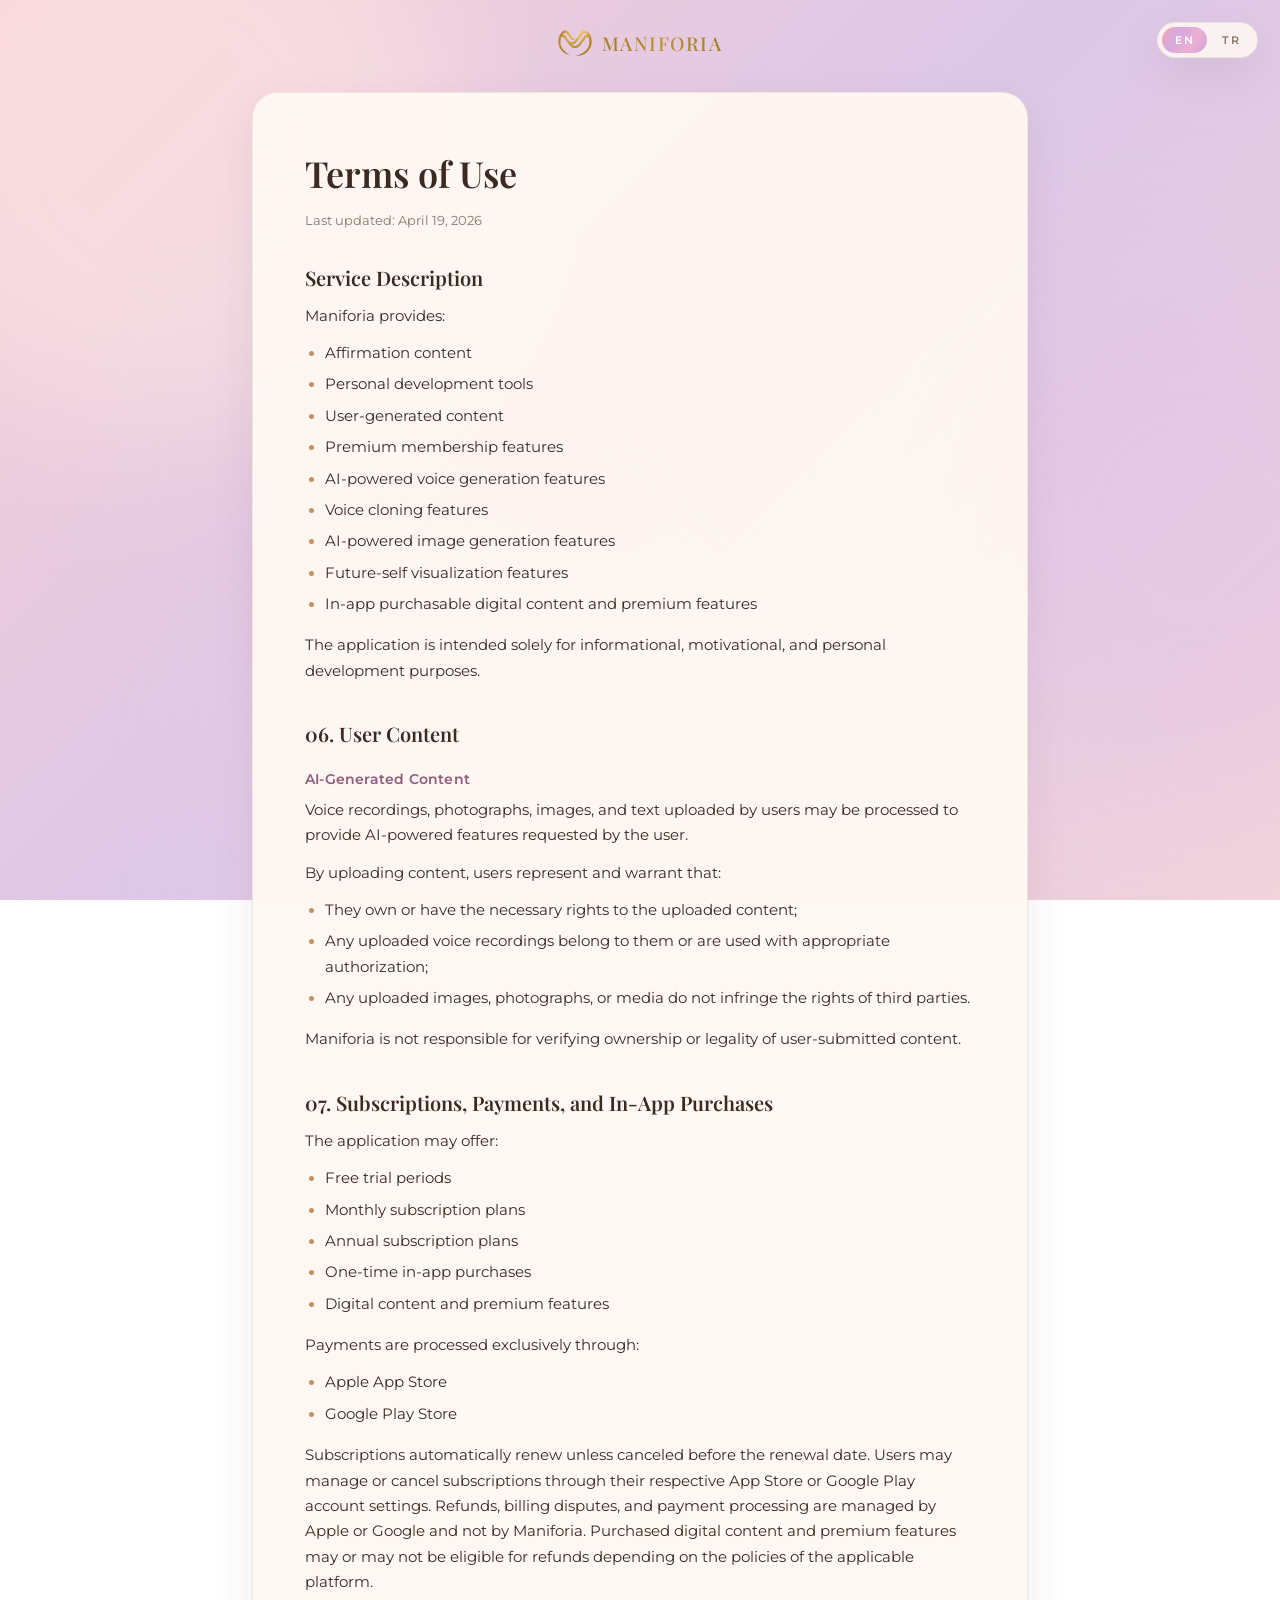
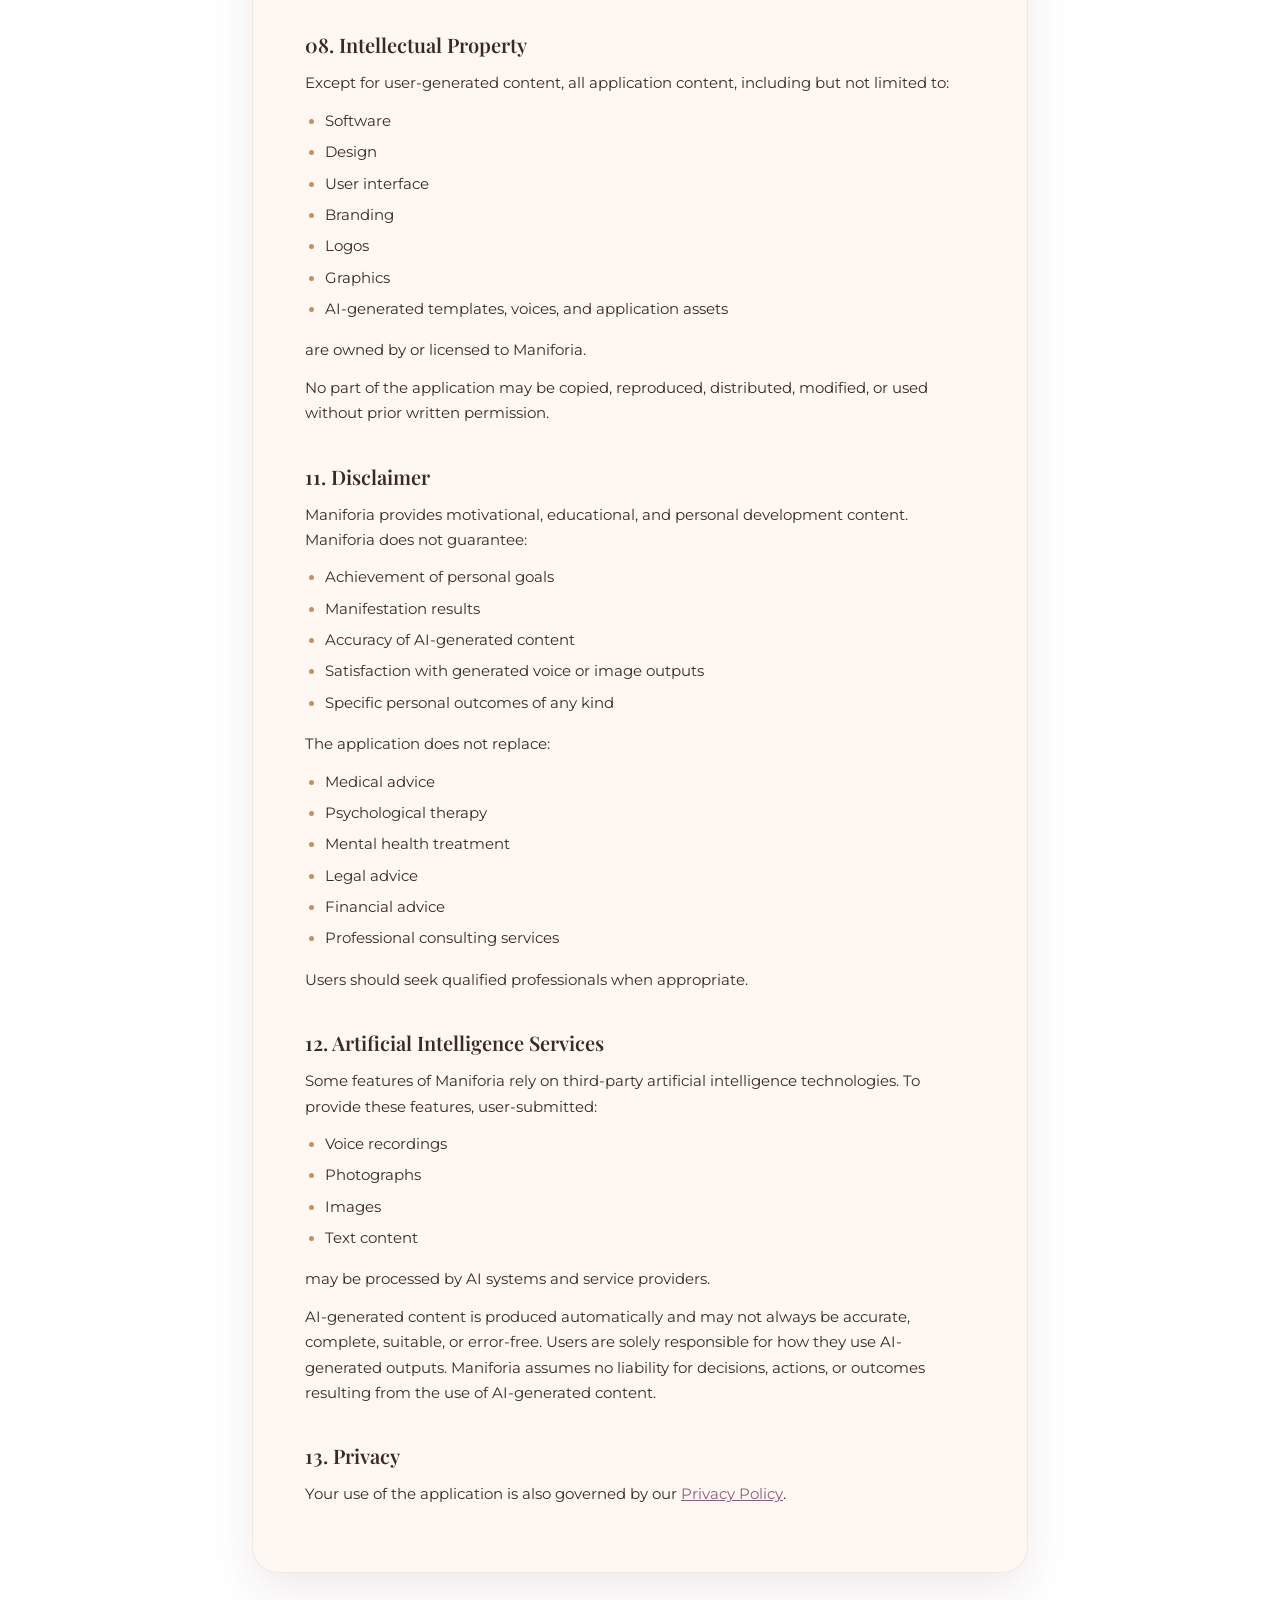
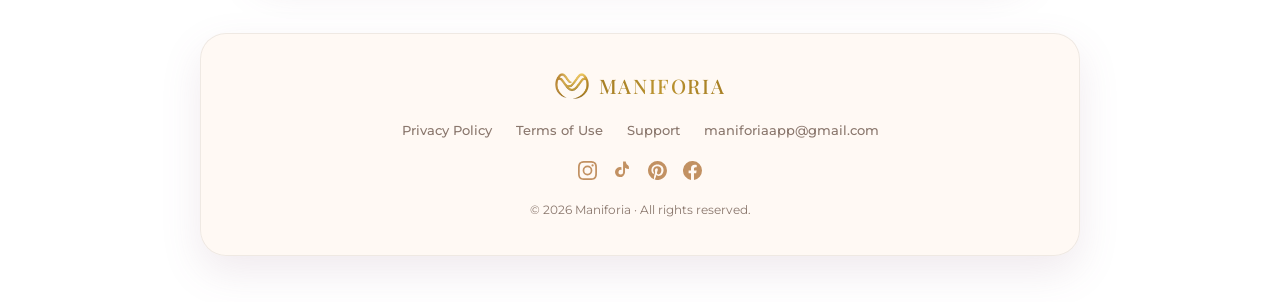
<file: terms.html>
<!DOCTYPE html>
<html lang="tr">
<head>
  <meta charset="UTF-8">
  <meta name="viewport" content="width=device-width, initial-scale=1">
  <title>Kullanım Koşulları — Maniforia</title>
  <meta name="description" content="Maniforia kullanım koşulları.">
  <link rel="preconnect" href="https://fonts.googleapis.com">
  <link rel="preconnect" href="https://fonts.gstatic.com" crossorigin>
  <link href="https://fonts.googleapis.com/css2?family=Playfair+Display:ital,wght@0,500;0,700;1,700&family=Montserrat:wght@400;500;600&display=swap" rel="stylesheet">
  <link rel="icon" href="favicon.png" type="image/png">
  <link rel="apple-touch-icon" href="apple-touch-icon.png">
  <link rel="stylesheet" href="styles.css">
</head>
<body data-page="terms">

  <div class="backdrop" aria-hidden="true">
    <span class="glow glow-1"></span>
    <span class="glow glow-2"></span>
    <span class="glow glow-3"></span>
  </div>

  <div class="lang-switch" role="group" aria-label="Language">
    <button type="button" class="lang-btn" data-lang="en">EN</button>
    <button type="button" class="lang-btn" data-lang="tr">TR</button>
  </div>

  <header class="page-header">
    <a href="index.html">
      <!-- Logo -->
      <img src="logo.png" alt="" class="header-logo" width="34" height="26">
      <span class="header-wordmark">MANIFORIA</span>
    </a>
  </header>

  <main class="legal-main">
    <article class="legal-card">
      <h1 data-i18n="legal.terms.title">Kullanım Koşulları</h1>
      <p class="muted" data-lang-content="tr">Son güncelleme: 19 Nisan 2026</p>
      <p class="muted" data-lang-content="en" hidden>Last updated: April 19, 2026</p>

      <div data-lang-content="tr">
        <h2>Hizmet Tanımı</h2>
        <p>Maniforia şunları sunar:</p>
        <ul>
          <li>Olumlama içerikleri</li>
          <li>Kişisel gelişim araçları</li>
          <li>Kullanıcı içerikleri</li>
          <li>Premium üyelik özellikleri</li>
          <li>Yapay zeka destekli ses oluşturma özellikleri</li>
          <li>Ses klonlama özellikleri</li>
          <li>Yapay zeka destekli görsel oluşturma özellikleri</li>
          <li>Gelecekteki benlik görselleştirmeleri</li>
          <li>Uygulama içi satın alınabilir dijital içerikler ve özellikler</li>
        </ul>
        <p>Uygulama yalnızca bilgilendirme, motivasyon ve kişisel gelişim amaçlıdır.</p>

        <h2>06. Kullanıcı İçerikleri</h2>
        <p><strong>Yapay Zeka İçerikleri</strong>Kullanıcı tarafından yüklenen ses kayıtları, fotoğraflar ve metinler, kullanıcının talep ettiği yapay zeka özelliklerini sağlamak amacıyla işlenebilir.</p>
        <p>Kullanıcı:</p>
        <ul>
          <li>Yüklediği içeriklerin kullanım haklarına sahip olduğunu,</li>
          <li>Ses kayıtlarının ve görsellerin kendisine ait olduğunu veya gerekli izinleri aldığını,</li>
          <li>Üçüncü kişilerin haklarını ihlal etmediğini</li>
        </ul>
        <p>kabul eder.</p>
        <p>Maniforia, kullanıcı tarafından yüklenen içeriklerin doğruluğunu veya yasal durumunu doğrulamakla yükümlü değildir.</p>

        <h2>07. Abonelikler, Ödemeler ve Uygulama İçi Satın Alımlar</h2>
        <p>Uygulama aşağıdaki ücretli özellikleri sunabilir:</p>
        <ul>
          <li>3 günlük ücretsiz deneme</li>
          <li>Aylık abonelik planları</li>
          <li>Yıllık abonelik planları</li>
          <li>Tek seferlik uygulama içi satın alımlar</li>
          <li>Dijital içerikler ve premium özellikler</li>
        </ul>
        <p>Ödemeler yalnızca aşağıdaki platformlar üzerinden gerçekleştirilir:</p>
        <ul>
          <li>Apple App Store</li>
          <li>Google Play Store</li>
        </ul>
        <p>Abonelikler iptal edilmediği sürece otomatik olarak yenilenir. İptal işlemleri ilgili mağaza hesabınız üzerinden yapılmalıdır. İadeler ve ödeme işlemleri Apple veya Google tarafından yönetilir. Maniforia ödeme sağlayıcısı değildir ve ödeme kararları üzerinde doğrudan kontrol sahibi değildir. Satın alınan dijital içerikler ve özellikler, ilgili platform kuralları kapsamında iade edilebilir veya edilemeyebilir.</p>

        <h2>08. Fikri Mülkiyet</h2>
        <p>Kullanıcı tarafından oluşturulan içerikler hariç olmak üzere;</p>
        <ul>
          <li>Tasarım</li>
          <li>Yazılım</li>
          <li>Arayüz</li>
          <li>Marka</li>
          <li>Logo</li>
          <li>Yapay zeka tarafından oluşturulan uygulama içi şablonlar, sesler ve içerikler</li>
        </ul>
        <p>Maniforia'ya aittir veya lisanslı olarak kullanılmaktadır.</p>

        <h2>11. Sorumluluk Reddi</h2>
        <p>Uygulama motivasyonel, eğitsel ve kişisel gelişim amaçlı içerikler sunar. Maniforia;</p>
        <ul>
          <li>Herhangi bir hedefe ulaşılacağını,</li>
          <li>Manifestasyon sonuçlarının gerçekleşeceğini,</li>
          <li>Yapay zeka tarafından oluşturulan içeriklerin doğruluğunu,</li>
          <li>Üretilen ses veya görsellerin beklentileri karşılayacağını</li>
        </ul>
        <p>garanti etmez.</p>
        <p>Uygulama aşağıdakilerin yerine geçmez:</p>
        <ul>
          <li>Tıbbi tavsiye</li>
          <li>Psikolojik terapi</li>
          <li>Ruh sağlığı tedavisi</li>
          <li>Hukuki danışmanlık</li>
          <li>Finansal danışmanlık</li>
          <li>Profesyonel danışmanlık hizmetleri</li>
        </ul>

        <h2>12. Yapay Zeka Hizmetleri Hakkında</h2>
        <p>Maniforia bazı özelliklerini sağlamak amacıyla üçüncü taraf yapay zeka servislerinden yararlanabilir. Bu servisler kullanıcı tarafından yüklenen:</p>
        <ul>
          <li>Ses kayıtlarını</li>
          <li>Fotoğrafları</li>
          <li>Görselleri</li>
          <li>Metinleri</li>
        </ul>
        <p>işleyebilir.</p>
        <p>Yapay zeka tarafından oluşturulan içerikler otomatik olarak üretilir ve her zaman doğru, eksiksiz veya uygun olmayabilir. Kullanıcılar yapay zeka çıktılarının kullanımından kendi sorumludur.</p>
      </div>

      <div data-lang-content="en" hidden>
        <h2>Service Description</h2>
        <p>Maniforia provides:</p>
        <ul>
          <li>Affirmation content</li>
          <li>Personal development tools</li>
          <li>User-generated content</li>
          <li>Premium membership features</li>
          <li>AI-powered voice generation features</li>
          <li>Voice cloning features</li>
          <li>AI-powered image generation features</li>
          <li>Future-self visualization features</li>
          <li>In-app purchasable digital content and premium features</li>
        </ul>
        <p>The application is intended solely for informational, motivational, and personal development purposes.</p>

        <h2>06. User Content</h2>
        <p><strong>AI-Generated Content</strong>Voice recordings, photographs, images, and text uploaded by users may be processed to provide AI-powered features requested by the user.</p>
        <p>By uploading content, users represent and warrant that:</p>
        <ul>
          <li>They own or have the necessary rights to the uploaded content;</li>
          <li>Any uploaded voice recordings belong to them or are used with appropriate authorization;</li>
          <li>Any uploaded images, photographs, or media do not infringe the rights of third parties.</li>
        </ul>
        <p>Maniforia is not responsible for verifying ownership or legality of user-submitted content.</p>

        <h2>07. Subscriptions, Payments, and In-App Purchases</h2>
        <p>The application may offer:</p>
        <ul>
          <li>Free trial periods</li>
          <li>Monthly subscription plans</li>
          <li>Annual subscription plans</li>
          <li>One-time in-app purchases</li>
          <li>Digital content and premium features</li>
        </ul>
        <p>Payments are processed exclusively through:</p>
        <ul>
          <li>Apple App Store</li>
          <li>Google Play Store</li>
        </ul>
        <p>Subscriptions automatically renew unless canceled before the renewal date. Users may manage or cancel subscriptions through their respective App Store or Google Play account settings. Refunds, billing disputes, and payment processing are managed by Apple or Google and not by Maniforia. Purchased digital content and premium features may or may not be eligible for refunds depending on the policies of the applicable platform.</p>

        <h2>08. Intellectual Property</h2>
        <p>Except for user-generated content, all application content, including but not limited to:</p>
        <ul>
          <li>Software</li>
          <li>Design</li>
          <li>User interface</li>
          <li>Branding</li>
          <li>Logos</li>
          <li>Graphics</li>
          <li>AI-generated templates, voices, and application assets</li>
        </ul>
        <p>are owned by or licensed to Maniforia.</p>
        <p>No part of the application may be copied, reproduced, distributed, modified, or used without prior written permission.</p>

        <h2>11. Disclaimer</h2>
        <p>Maniforia provides motivational, educational, and personal development content. Maniforia does not guarantee:</p>
        <ul>
          <li>Achievement of personal goals</li>
          <li>Manifestation results</li>
          <li>Accuracy of AI-generated content</li>
          <li>Satisfaction with generated voice or image outputs</li>
          <li>Specific personal outcomes of any kind</li>
        </ul>
        <p>The application does not replace:</p>
        <ul>
          <li>Medical advice</li>
          <li>Psychological therapy</li>
          <li>Mental health treatment</li>
          <li>Legal advice</li>
          <li>Financial advice</li>
          <li>Professional consulting services</li>
        </ul>
        <p>Users should seek qualified professionals when appropriate.</p>

        <h2>12. Artificial Intelligence Services</h2>
        <p>Some features of Maniforia rely on third-party artificial intelligence technologies. To provide these features, user-submitted:</p>
        <ul>
          <li>Voice recordings</li>
          <li>Photographs</li>
          <li>Images</li>
          <li>Text content</li>
        </ul>
        <p>may be processed by AI systems and service providers.</p>
        <p>AI-generated content is produced automatically and may not always be accurate, complete, suitable, or error-free. Users are solely responsible for how they use AI-generated outputs. Maniforia assumes no liability for decisions, actions, or outcomes resulting from the use of AI-generated content.</p>

        <h2>13. Privacy</h2>
        <p>Your use of the application is also governed by our <a href="privacy.html">Privacy Policy</a>.</p>
      </div>
    </article>
  </main>

  <footer class="site-footer">
    <div class="footer-card">
      <div class="footer-brand">
        <img src="logo.png" alt="" class="footer-logo" width="34" height="26">
        <span class="footer-wordmark">MANIFORIA</span>
      </div>
      <nav class="footer-links" aria-label="Footer">
        <a href="privacy.html" data-i18n="footer.privacy">Gizlilik Politikası</a>
        <a href="terms.html" data-i18n="footer.terms">Kullanım Koşulları</a>
        <a href="support.html" data-i18n="footer.support">Destek</a>
        <a href="mailto:maniforiaapp@gmail.com">maniforiaapp@gmail.com</a>
      </nav>
      <div class="socials">
        <a href="https://instagram.com/maniforiaapp" aria-label="Instagram" target="_blank" rel="noopener">
          <svg viewBox="0 0 24 24" aria-hidden="true"><path fill="currentColor" d="M12 2.2c3.2 0 3.6 0 4.8.07 1.17.05 1.8.25 2.23.41.56.22.96.48 1.38.9.42.42.68.82.9 1.38.16.42.36 1.06.41 2.23.06 1.27.07 1.65.07 4.85s-.01 3.58-.07 4.85c-.05 1.17-.25 1.8-.41 2.23-.22.56-.48.96-.9 1.38-.42.42-.82.68-1.38.9-.42.16-1.06.36-2.23.41-1.27.06-1.65.07-4.85.07s-3.58-.01-4.85-.07c-1.17-.05-1.8-.25-2.23-.41a3.7 3.7 0 0 1-1.38-.9 3.7 3.7 0 0 1-.9-1.38c-.16-.42-.36-1.06-.41-2.23C2.2 15.62 2.2 15.24 2.2 12s.01-3.58.07-4.85c.05-1.17.25-1.8.41-2.23.22-.56.48-.96.9-1.38.42-.42.82-.68 1.38-.9.42-.16 1.06-.36 2.23-.41C8.42 2.2 8.8 2.2 12 2.2m0-2.2C8.74 0 8.33.01 7.05.07 5.78.13 4.9.33 4.14.63c-.79.3-1.46.72-2.13 1.38A5.9 5.9 0 0 0 .63 4.14C.33 4.9.13 5.78.07 7.05.01 8.33 0 8.74 0 12s.01 3.67.07 4.95c.06 1.27.26 2.15.56 2.91.3.79.72 1.46 1.38 2.13a5.9 5.9 0 0 0 2.13 1.38c.76.3 1.64.5 2.91.56C8.33 23.99 8.74 24 12 24s3.67-.01 4.95-.07c1.27-.06 2.15-.26 2.91-.56a5.9 5.9 0 0 0 2.13-1.38 5.9 5.9 0 0 0 1.38-2.13c.3-.76.5-1.64.56-2.91.06-1.28.07-1.69.07-4.95s-.01-3.67-.07-4.95c-.06-1.27-.26-2.15-.56-2.91a5.9 5.9 0 0 0-1.38-2.13A5.9 5.9 0 0 0 19.86.63c-.76-.3-1.64-.5-2.91-.56C15.67.01 15.26 0 12 0zm0 5.84A6.16 6.16 0 1 0 18.16 12 6.16 6.16 0 0 0 12 5.84zm0 10.15A4 4 0 1 1 16 12a4 4 0 0 1-4 3.99zm7.85-10.4a1.44 1.44 0 1 1-1.44-1.44 1.44 1.44 0 0 1 1.44 1.44z"/></svg>
        </a>
        <a href="https://tiktok.com/@maniforiaapp" aria-label="TikTok" target="_blank" rel="noopener">
          <svg viewBox="0 0 24 24" aria-hidden="true"><path fill="currentColor" d="M19.32 5.56a5.1 5.1 0 0 1-3.09-3.9A5.4 5.4 0 0 1 16.14.5h-3.4v13.67a2.89 2.89 0 1 1-2.06-2.77V7.93a6.34 6.34 0 1 0 4.52 6.24V8.6a8.4 8.4 0 0 0 4.9 1.57V6.75a5 5 0 0 1-.78-.19z"/></svg>
        </a>
        <a href="https://pinterest.com/maniforiaapp" aria-label="Pinterest" target="_blank" rel="noopener">
          <svg viewBox="0 0 24 24" aria-hidden="true"><path fill="currentColor" d="M12 0a12 12 0 0 0-4.37 23.17c-.1-.94-.2-2.4.04-3.44.22-.93 1.4-5.94 1.4-5.94a4.3 4.3 0 0 1-.36-1.77c0-1.66.96-2.9 2.16-2.9 1.02 0 1.51.76 1.51 1.68 0 1.02-.65 2.55-.99 3.97-.28 1.19.6 2.16 1.77 2.16 2.12 0 3.75-2.24 3.75-5.47 0-2.86-2.06-4.86-5-4.86a5.17 5.17 0 0 0-5.39 5.18c0 1.03.4 2.13.89 2.73a.36.36 0 0 1 .08.34l-.33 1.36c-.05.22-.18.27-.4.16-1.5-.7-2.43-2.88-2.43-4.64 0-3.77 2.74-7.24 7.9-7.24 4.15 0 7.38 2.96 7.38 6.91 0 4.13-2.6 7.45-6.21 7.45-1.21 0-2.36-.63-2.75-1.37l-.75 2.85c-.27 1.04-1 2.35-1.49 3.15A12 12 0 1 0 12 0z"/></svg>
        </a>
        <a href="https://facebook.com/maniforiaapp" aria-label="Facebook" target="_blank" rel="noopener">
          <svg viewBox="0 0 24 24" aria-hidden="true"><path fill="currentColor" d="M24 12a12 12 0 1 0-13.88 11.85v-8.38H7.08V12h3.04V9.36c0-3 1.79-4.67 4.53-4.67 1.31 0 2.68.24 2.68.24v2.95h-1.51c-1.49 0-1.95.92-1.95 1.87V12h3.32l-.53 3.47h-2.79v8.38A12 12 0 0 0 24 12z"/></svg>
        </a>
      </div>

      <p class="copyright">© <span id="year"></span> Maniforia · <span data-i18n="footer.rights">Tüm hakları saklıdır.</span></p>
    </div>
  </footer>

  <script src="i18n.js"></script>
</body>
</html>
</file>
<file: styles.css>
/* ============================================================
   MANIFORIA — tasarım sistemi
   Tüm sayfalar bu dosyayı kullanır.
   ============================================================ */

:root {
  /* Marka değerleri — brief'ten birebir */
  --bg-gradient: linear-gradient(135deg, #F7CFD5 0%, #DCC7E8 50%, #F2D3DB 100%);
  --brand-gradient: linear-gradient(120deg, #F0A8BE 0%, #D7A9DE 34%, #EDAFD2 67%, #D3A5DB 100%);

  --ink: #3A2A22;          /* ana metin */
  --ink-soft: #8A776D;     /* ikincil metin */
  --accent: #8E5C7E;       /* gradyan üstü vurgu */
  --gold: #C29162;         /* eyebrow / rozet */

  --surface: rgba(255, 248, 242, 0.85);
  --surface-strong: rgba(255, 248, 242, 0.95);
  --line: rgba(58, 42, 34, 0.08);

  --radius-card: 26px;
  --radius-phone: 36px;

  --shadow-soft: 0 16px 40px rgba(142, 92, 126, 0.13);
  --shadow-lift: 0 24px 55px rgba(142, 92, 126, 0.18);

  --font-display: "Playfair Display", Georgia, serif;
  --font-body: "Montserrat", "Helvetica Neue", Arial, sans-serif;
}

/* ---------- Temel ---------- */
* { box-sizing: border-box; }

html { scroll-behavior: smooth; }

body {
  margin: 0;
  min-height: 100vh;
  font-family: var(--font-body);
  font-weight: 400;
  color: var(--ink);
  line-height: 1.6;
  -webkit-font-smoothing: antialiased;
}

/* Sabit zemin: iOS Safari'de background-attachment:fixed güvenilir olmadığı
   için gradyan, fixed konumlu bir katman olarak çizilir — içerik uzasa da
   asla tekrar etmez. */
.backdrop {
  position: fixed;
  inset: 0;
  z-index: -1;
  background: var(--bg-gradient);
  overflow: hidden;
}

/* Büyülü ışık lekeleri */
.glow {
  position: absolute;
  border-radius: 50%;
  filter: blur(70px);
  opacity: 0.55;
}
.glow-1 { width: 46vw; height: 46vw; top: -12vw; left: -10vw;  background: rgba(255, 236, 230, 0.9); }
.glow-2 { width: 40vw; height: 40vw; top: 30vh;  right: -14vw; background: rgba(222, 190, 235, 0.55); }
.glow-3 { width: 36vw; height: 36vw; bottom: -10vw; left: 20vw; background: rgba(250, 216, 226, 0.7); }

.spark {
  position: absolute;
  color: rgba(255, 252, 248, 0.85);
  text-shadow: 0 0 14px rgba(255, 255, 255, 0.9);
  font-size: 14px;
  animation: sparkle 7s ease-in-out infinite;
}
.spark-1 { top: 16%; left: 12%; animation-delay: 0s;   font-size: 12px; }
.spark-2 { top: 24%; right: 14%; animation-delay: 1.8s; font-size: 16px; }
.spark-3 { top: 58%; left: 7%;  animation-delay: 3.4s;  font-size: 11px; }
.spark-4 { top: 70%; right: 9%; animation-delay: 5s;    font-size: 14px; }

@keyframes sparkle {
  0%, 100% { opacity: 0.25; transform: scale(0.85); }
  50%      { opacity: 0.95; transform: scale(1.12); }
}

/* ---------- Ortak parçalar ---------- */
.eyebrow {
  font-size: 12px;
  font-weight: 600;
  letter-spacing: 1.5px;
  text-transform: uppercase;
  color: var(--gold);
  margin: 0 0 10px;
}

/* Dil anahtarı */
.lang-switch {
  position: absolute;
  top: 22px;
  right: 22px;
  z-index: 10;
  display: flex;
  gap: 2px;
  padding: 4px;
  background: var(--surface);
  border: 1px solid var(--line);
  border-radius: 999px;
  box-shadow: var(--shadow-soft);
}
.lang-btn {
  font-family: var(--font-body);
  font-size: 11px;
  font-weight: 600;
  letter-spacing: 1.5px;
  color: var(--ink-soft);
  background: transparent;
  border: 0;
  border-radius: 999px;
  padding: 6px 13px;
  cursor: pointer;
  transition: color 0.25s ease, background 0.25s ease;
}
.lang-btn:hover { color: var(--accent); }
.lang-btn.is-active {
  color: #fff;
  background: var(--brand-gradient);
}
.lang-btn:focus-visible,
a:focus-visible,
button:focus-visible {
  outline: 2px solid var(--accent);
  outline-offset: 2px;
}

/* ---------- Hero ---------- */
main { display: block; }

.hero {
  max-width: 980px;
  margin: 0 auto;
  padding: clamp(88px, 14vh, 150px) 22px 40px;
  text-align: center;
  display: flex;
  flex-direction: column;
  align-items: center;
}

.hero-logo {
  width: clamp(72px, 9vw, 96px);
  height: auto;
  margin-bottom: 22px;
}

.wordmark {
  font-family: var(--font-display);
  font-weight: 500;
  font-size: clamp(44px, 9vw, 88px);
  letter-spacing: 0.06em;
  line-height: 1.05;
  margin: 0 0 34px;
  /* Logo altını: koyu sarıyla başlar, ortaya doğru hafifçe açılır */
  background: linear-gradient(90deg,
              #A77F24 0%,
              #B08829 28%,
              #BD9530 50%,
              #B08829 72%,
              #A77F24 100%);
  -webkit-background-clip: text;
  background-clip: text;
  color: transparent;
  -webkit-text-fill-color: transparent;
}

/* Akış satırları */
.flows {
  display: flex;
  flex-direction: column;
  gap: 16px;
  width: 100%;
  align-items: center;
  margin-bottom: 30px;
}

.flow {
  display: flex;
  align-items: center;
  gap: 12px;
  max-width: 100%;
  position: relative;
}

/* Satırın arkasında yumuşak pembe ışık */
.flow::before {
  content: "";
  position: absolute;
  inset: -14px -30px;
  background: radial-gradient(ellipse at center,
              rgba(240, 168, 190, 0.22) 0%,
              rgba(215, 169, 222, 0.12) 45%,
              transparent 75%);
  border-radius: 999px;
  z-index: -1;
  pointer-events: none;
}

.chip {
  position: relative;
  display: inline-flex;
  align-items: center;
  gap: 8px;
  flex: 0 0 auto;
  padding: 11px 20px;
  border: 1.5px solid transparent;
  border-radius: 999px;
  /* Krem yüzey + gradyan çerçeve tek arka planda */
  background:
    linear-gradient(rgba(255, 248, 242, 0.92), rgba(255, 248, 242, 0.92)) padding-box,
    var(--brand-gradient) border-box;
  font-size: 13.5px;
  font-weight: 500;
  color: var(--ink);
  white-space: nowrap;
  box-shadow:
    0 6px 20px rgba(240, 168, 190, 0.25),
    inset 0 1px 0 rgba(255, 255, 255, 0.8);
  overflow: hidden;
  transition: transform 0.35s ease, box-shadow 0.35s ease;
}

/* Küçük altın yıldız */
.chip::before {
  content: "✦";
  font-size: 10px;
  color: var(--gold);
  line-height: 1;
  flex: 0 0 auto;
}

/* Nazik ışık süpürmesi */
.chip::after {
  content: "";
  position: absolute;
  top: 0;
  left: -80%;
  width: 55%;
  height: 100%;
  background: linear-gradient(105deg,
              transparent 0%,
              rgba(255, 255, 255, 0.55) 50%,
              transparent 100%);
  transform: skewX(-18deg);
  animation: chip-shimmer 6.5s ease-in-out infinite;
  pointer-events: none;
}
/* Süpürmeler sırayla gelsin */
.flow .chip:nth-of-type(1)::after { animation-delay: 0s; }
.flow .chip:nth-of-type(2)::after { animation-delay: 0.7s; }
.flow .chip:nth-of-type(3)::after { animation-delay: 1.4s; }
.flow:nth-of-type(2) .chip::after { animation-delay: 2.4s; }
.flow:nth-of-type(2) .chip:nth-of-type(2)::after { animation-delay: 3.1s; }
.flow:nth-of-type(2) .chip:nth-of-type(3)::after { animation-delay: 3.8s; }

@keyframes chip-shimmer {
  0%       { left: -80%; opacity: 0; }
  8%       { opacity: 1; }
  22%      { left: 120%; opacity: 1; }
  23%, 100% { left: 120%; opacity: 0; }
}

.chip:hover {
  transform: translateY(-3px) scale(1.02);
  box-shadow:
    0 12px 30px rgba(240, 168, 190, 0.45),
    0 4px 12px rgba(142, 92, 126, 0.18),
    inset 0 1px 0 rgba(255, 255, 255, 0.8);
}

.flow-arrow {
  width: 26px;
  height: 12px;
  flex: 0 0 auto;
  color: var(--accent);
  opacity: 0.75;
  filter: drop-shadow(0 1px 3px rgba(240, 168, 190, 0.5));
  animation: arrow-drift 3.2s ease-in-out infinite;
}
.flow .flow-arrow:nth-of-type(2) { animation-delay: 0.5s; }

@keyframes arrow-drift {
  0%, 100% { transform: translateX(0);   opacity: 0.55; }
  50%      { transform: translateX(4px); opacity: 1; }
}

/* Mobilde akışlar tek satırda yatay kaydırılır */
@media (max-width: 720px) {
  .flow {
    justify-content: flex-start;
    overflow-x: auto;
    scroll-snap-type: x mandatory;
    -webkit-overflow-scrolling: touch;
    padding: 4px 22px;
    width: 100vw;
    scrollbar-width: none;
    /* Kenarlarda hafif solma: kaydırılabilir olduğunu ima eder */
    -webkit-mask-image: linear-gradient(90deg, transparent 0, #000 22px, #000 calc(100% - 30px), transparent 100%);
    mask-image: linear-gradient(90deg, transparent 0, #000 22px, #000 calc(100% - 30px), transparent 100%);
  }
  .flow::-webkit-scrollbar { display: none; }
  /* Chip'ler sola hizalı snap olur: ilk chip tam görünür, bir sonrakinin
     ucu sağda görünüp kaydırılabilir olduğunu hissettirir. */
  .chip { scroll-snap-align: start; scroll-snap-stop: always; font-size: 12.5px; padding: 9px 16px; }
  .flow .chip:first-child { scroll-margin-left: 22px; }
}

/* Özellik şeridi */
.feature-strip {
  display: flex;
  flex-wrap: wrap;
  justify-content: center;
  align-items: center;
  gap: 10px 14px;
  margin: 0 0 38px;
  font-size: 13px;
  font-weight: 500;
  color: var(--ink-soft);
}
.feature-strip .sep {
  color: var(--gold);
  font-size: 11px;
}

/* App Store / Google Play rozetleri */
.store-buttons {
  display: flex;
  flex-wrap: wrap;
  justify-content: center;
  gap: 14px;
}

.appstore {
  display: inline-block;
  text-decoration: none;
  border-radius: 16px;
  cursor: default;
  transition: transform 0.3s ease, box-shadow 0.3s ease;
}
.appstore:hover { transform: translateY(-3px) scale(1.03); }

.appstore-placeholder {
  display: inline-flex;
  align-items: center;
  gap: 12px;
  padding: 12px 26px;
  background: var(--brand-gradient);
  color: #fff;
  border-radius: 16px;
  box-shadow: var(--shadow-soft);
}
.appstore:hover .appstore-placeholder { box-shadow: var(--shadow-lift); }

.apple-mark { width: 26px; height: 26px; }

.appstore-text {
  display: flex;
  flex-direction: column;
  align-items: flex-start;
  line-height: 1.2;
  text-align: left;
}
.appstore-text small {
  font-size: 10.5px;
  font-weight: 500;
  letter-spacing: 0.6px;
  opacity: 0.9;
}
.appstore-text strong {
  font-size: 17px;
  font-weight: 600;
  letter-spacing: 0.4px;
}

/* ---------- Galeri ---------- */
.gallery-section {
  padding: clamp(50px, 9vh, 100px) 0 30px;
  text-align: center;
}

.gallery-title {
  font-family: var(--font-display);
  font-weight: 700;
  font-size: clamp(26px, 4.4vw, 40px);
  margin: 0 0 40px;
  color: var(--ink);
}
.gallery-title em {
  font-style: italic;
  color: var(--accent);
}

.gallery {
  display: flex;
  justify-content: center;
  align-items: stretch;
  gap: 26px;
  padding: 10px 22px 34px;
}

.phone-card {
  margin: 0;
  flex: 0 0 auto;
  width: min(260px, 68vw);
  padding: 10px;
  background: var(--surface);
  border: 1px solid var(--line);
  border-radius: var(--radius-phone);
  box-shadow: var(--shadow-soft);
  transition: transform 0.35s ease, box-shadow 0.35s ease;
}
.phone-card:hover {
  transform: translateY(-6px);
  box-shadow: var(--shadow-lift);
}

.phone-card img {
  display: block;
  width: 100%;
  max-width: 100%;
  height: auto;               /* asla upscale yok, oran korunur */
  aspect-ratio: 1206 / 2622;  /* dosya yüklenmeden de doğru yerleşim */
  border-radius: calc(var(--radius-phone) - 10px);
  background: rgba(255, 255, 255, 0.4);
}

/* Mobil: yatay kaydırmalı vitrin */
@media (max-width: 900px) {
  .gallery {
    justify-content: flex-start;
    overflow-x: auto;
    scroll-snap-type: x mandatory;
    -webkit-overflow-scrolling: touch;
    scrollbar-width: none;
  }
  .gallery::-webkit-scrollbar { display: none; }
  .phone-card { scroll-snap-align: center; }
}

/* Masaüstünde 4.-5. kartlar sığmazsa alta değil, satırda kalsın */
@media (min-width: 901px) {
  .gallery { flex-wrap: nowrap; overflow-x: auto; }
}

/* ---------- Footer ---------- */
.site-footer {
  padding: 40px 22px 46px;
}

.footer-card {
  max-width: 880px;
  margin: 0 auto;
  padding: 36px 30px;
  background: var(--surface);
  border: 1px solid var(--line);
  border-radius: var(--radius-card);
  box-shadow: var(--shadow-soft);
  text-align: center;
}

.footer-brand {
  display: inline-flex;
  align-items: center;
  gap: 10px;
  margin-bottom: 18px;
}
.footer-logo { width: 34px; height: auto; }

.footer-wordmark {
  font-family: var(--font-display);
  font-weight: 500;
  font-size: 20px;
  letter-spacing: 0.08em;
  background: linear-gradient(90deg,
              #A77F24 0%,
              #B08829 28%,
              #BD9530 50%,
              #B08829 72%,
              #A77F24 100%);
  -webkit-background-clip: text;
  background-clip: text;
  color: transparent;
  -webkit-text-fill-color: transparent;
}

.footer-links {
  display: flex;
  flex-wrap: wrap;
  justify-content: center;
  gap: 8px 24px;
  margin-bottom: 20px;
}
.footer-links a {
  font-size: 13px;
  font-weight: 500;
  color: var(--ink-soft);
  text-decoration: none;
  transition: color 0.25s ease;
}
.footer-links a:hover { color: var(--accent); }

.socials {
  display: flex;
  justify-content: center;
  gap: 16px;
  margin-bottom: 20px;
}
.socials a {
  color: var(--gold);
  transition: color 0.25s ease, transform 0.25s ease;
}
.socials a:hover {
  color: var(--accent);
  transform: translateY(-2px);
}
.socials svg { width: 19px; height: 19px; display: block; }

.copyright {
  margin: 0;
  font-size: 12px;
  color: var(--ink-soft);
}

/* ---------- Yasal / destek sayfaları ---------- */
.page-header {
  display: flex;
  align-items: center;
  justify-content: center;
  gap: 10px;
  padding: 28px 22px 0;
}
.page-header a {
  display: inline-flex;
  align-items: center;
  gap: 10px;
  text-decoration: none;
}
.header-logo { width: 34px; height: auto; }
.header-wordmark {
  font-family: var(--font-display);
  font-weight: 500;
  font-size: 19px;
  letter-spacing: 0.08em;
  background: linear-gradient(90deg,
              #A77F24 0%,
              #B08829 28%,
              #BD9530 50%,
              #B08829 72%,
              #A77F24 100%);
  -webkit-background-clip: text;
  background-clip: text;
  color: transparent;
  -webkit-text-fill-color: transparent;
}

.legal-main {
  max-width: 820px;
  margin: 0 auto;
  padding: 34px 22px 20px;
}

.legal-card {
  background: var(--surface-strong);
  border: 1px solid var(--line);
  border-radius: var(--radius-card);
  box-shadow: var(--shadow-soft);
  padding: clamp(28px, 5vw, 52px);
}

.legal-card .legal-socials {
  justify-content: flex-start;
  margin: 4px 0 24px;
}
.legal-card .legal-socials svg { width: 21px; height: 21px; }

.legal-card h1 {
  font-family: var(--font-display);
  font-weight: 600;
  font-size: clamp(26px, 4.5vw, 36px);
  margin: 0 0 6px;
  color: var(--ink);
}
.legal-card h2 {
  font-family: var(--font-display);
  font-weight: 600;
  font-size: 20px;
  margin: 34px 0 10px;
  color: var(--ink);
}
.legal-card h2:first-of-type { margin-top: 30px; }
.legal-card p,
.legal-card li {
  font-size: 14.5px;
  color: var(--ink);
  line-height: 1.75;
}
.legal-card p { margin: 0 0 12px; }
.legal-card p strong {
  display: block;
  margin: 18px 0 6px;
  font-weight: 600;
  color: var(--accent);
  font-size: 13.5px;
  letter-spacing: 0.2px;
}
.legal-card p:first-of-type strong { margin-top: 0; }
.legal-card ul {
  margin: 0 0 16px;
  padding-left: 20px;
}
.legal-card li { margin: 0 0 6px; }
.legal-card li::marker { color: var(--gold); }
.legal-card .muted { color: var(--ink-soft); font-size: 13px; margin: 0 0 26px; }
.legal-card a { color: var(--accent); }

/* ---------- Giriş animasyonları ---------- */
.reveal {
  opacity: 0;
  transform: translateY(18px);
  transition: opacity 0.7s ease, transform 0.7s ease;
}
.reveal.is-visible {
  opacity: 1;
  transform: none;
}

/* ---------- Hareket azaltma ---------- */
@media (prefers-reduced-motion: reduce) {
  html { scroll-behavior: auto; }
  .spark { animation: none; opacity: 0.5; }
  .chip::after { animation: none; opacity: 0; }
  .flow-arrow { animation: none; opacity: 0.75; }
  .reveal {
    opacity: 1;
    transform: none;
    transition: none;
  }
  .chip, .phone-card, .appstore, .socials a, .lang-btn {
    transition: none;
  }
}
</file>
